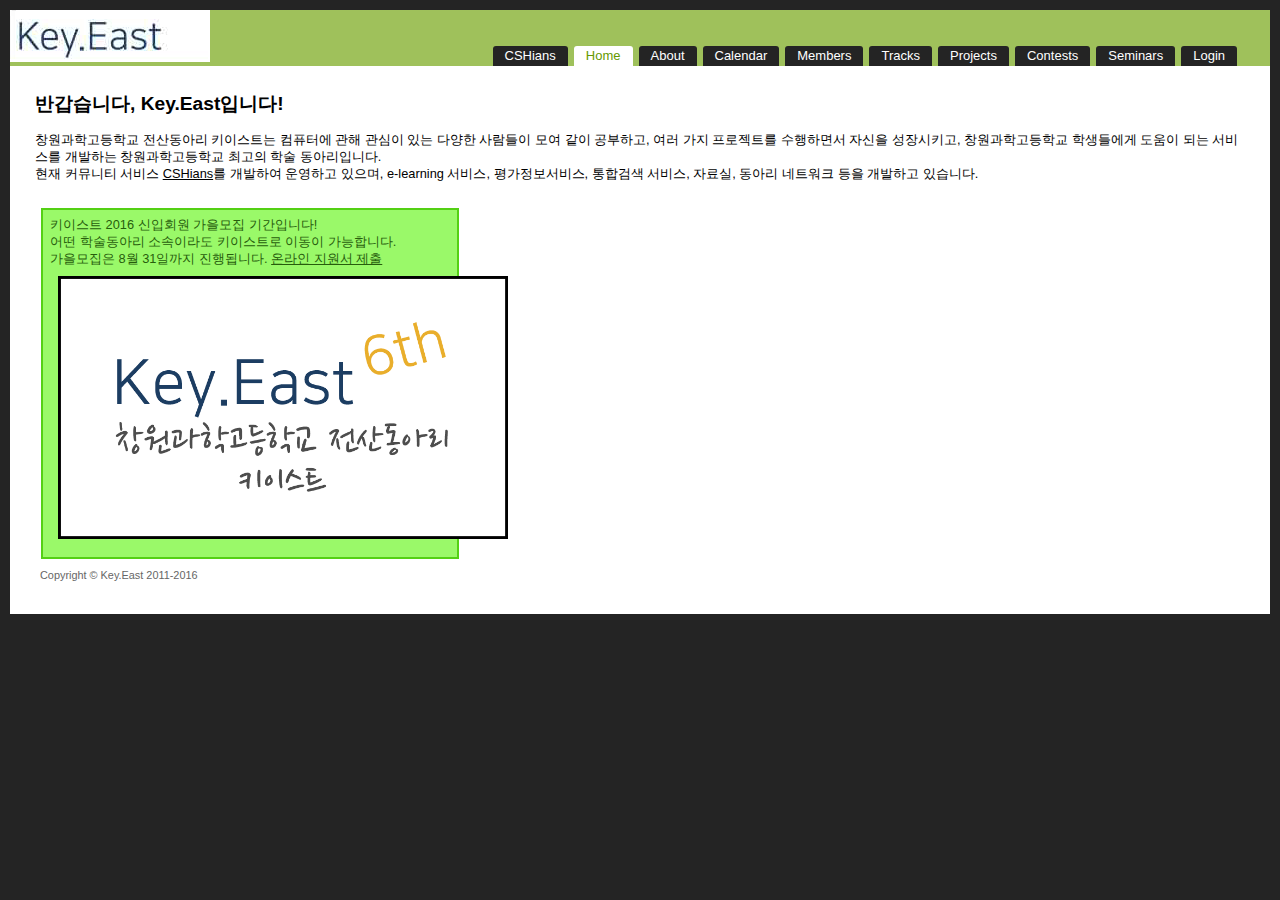
<file: index.html>
<!DOCTYPE html>
<html>
<head>
    <title>Home - 키이스트</title>
    <meta name="keywords" content="Korea, Changwon, CSHS, Key.East">
    <meta name="description" content="Home - 키이스트">
    <meta http-equiv="Content-Type" content="text/html; charset=UTF-8">

    <link rel="stylesheet" type="text/css" href="./files/css/tags.css">
    <link rel="stylesheet" type="text/css" href="./files/css/base.css">

    <!-- Mobile Redirect -->
    <script type="text/javascript">
        if (screen.width <= 800) {
            window.location = "./mobile";
        }
    </script>
</head>
<body id="about">
    <div id="header">
        <h1>Key.East</h1>
        <div id="header_link">
            <ul id="main_header_link">
                <li><a href="http://cshians.net/">CSHians</a></li>
                <li><a href="./" class="selected">Home</a></li>
                <li><a href="./about">About</a></li>
                <li><a href="./calendar">Calendar</a></li>
                <li><a href="./members">Members</a></li>
                <li><a href="./tracks">Tracks</a></li>
                <li><a href="./projects">Projects</a></li>
                <li><a href="./contests">Contests</a></li>
                <li><a href="./seminars">Seminars</a></li>
                <li id="header_Login"><a href="./login/">Login</a></li>
            </ul>
            <div class="clear"></div>
        </div>
    </div>
    <div id="content">
        <h2>반갑습니다, Key.East입니다!</h2>
            <p>창원과학고등학교 전산동아리 키이스트는 컴퓨터에 관해 관심이 있는 다양한 사람들이 모여 같이 공부하고, 여러 가지 프로젝트를 수행하면서 자신을 성장시키고, 창원과학고등학교 학생들에게 도움이 되는 서비스를 개발하는 창원과학고등학교 최고의 학술 동아리입니다. 
                <br>현재 커뮤니티 서비스 <a href="http://cshians.net/" style="color: black">CSHians</a>를 개발하여 운영하고 있으며, e-learning 서비스, 평가정보서비스, 통합검색 서비스, 자료실, 동아리 네트워크 등을 개발하고 있습니다. <br>
                &nbsp;
            </p>
        <div class="register" style="margin-top: 10px; margin-right: 6px; margin-left: 6px; padding: 7px; border: 2px solid #54D014; background-color: #9AF969">
            <div class="register" style="text-align: left; color: #275D0C; vertical-align: middle;">
                <p>키이스트 2016 신입회원 가을모집 기간입니다! <br>
                    어떤 학술동아리 소속이라도 키이스트로 이동이 가능합니다. <br>
                    가을모집은 8월 31일까지 진행됩니다. <a href="./recruit" style="color: #275D0C;">온라인 지원서 제출</a>
                </p>
            </div>
        <div style="clear: both"></div>
        <div style="float: left; margin-right: 10px;"><img src="./files/images/key.east_width_squared.png" alt="키이스트 로고타입" style="width: 450px;"></div>
        <div style="clear: both"></div>
    </div>
    <div id="footer">
        <p id="copyright">Copyright © Key.East 2011-2016</p>
        <div class="clear"></div>
    </div>
</body>
</html>
</file>
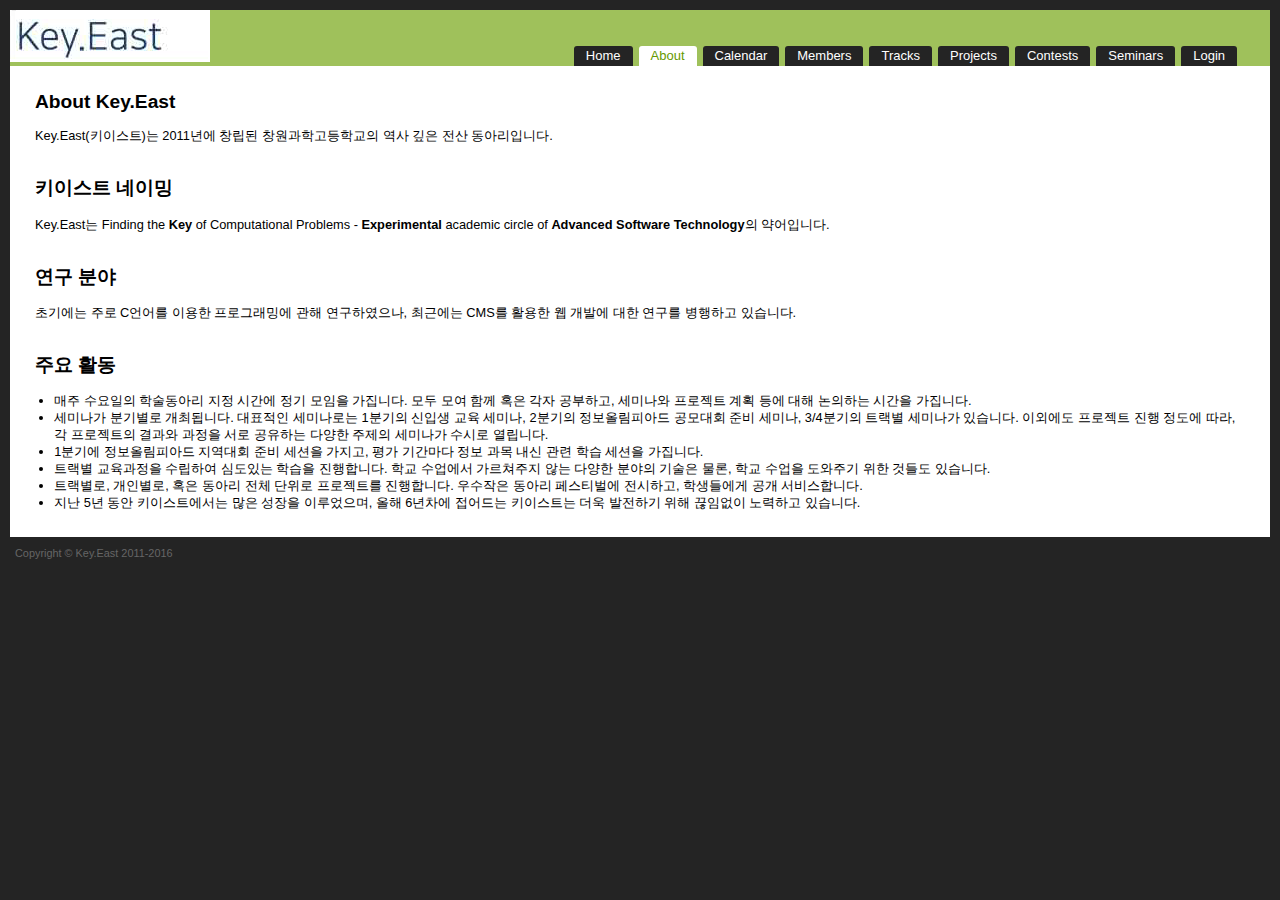
<file: about/index.html>
<!DOCTYPE html>
<html>
<head>
    <title>About - 키이스트</title>
    <meta name="keywords" content="Korea, Changwon, CSHS, Key.East">
    <meta name="description" content="About - 키이스트">
    <meta http-equiv="Content-Type" content="text/html; charset=UTF-8">

    <link rel="stylesheet" type="text/css" href="../files/css/tags.css">
    <link rel="stylesheet" type="text/css" href="../files/css/base.css">
</head>
<body id="about">
    <div id="header">
        <h1>Key.East</h1>
        <div id="header_link">
            <ul id="main_header_link">
                <li><a href="../">Home</a></li>
                <li><a href="./" class="selected">About</a></li>
                <li><a href="../calendar">Calendar</a></li>
                <li><a href="../members">Members</a></li>
                <li><a href="../tracks">Tracks</a></li>
                <li><a href="../projects">Projects</a></li>
                <li><a href="../contests">Contests</a></li>
                <li><a href="../seminars">Seminars</a></li>
                <li id="header_Login"><a href="../login/">Login</a></li>
            </ul>
            <div class="clear"></div>
        </div>
    </div>
    <div id="content">
        <h2>About Key.East</h2>
            <p>Key.East(키이스트)는 2011년에 창립된 창원과학고등학교의 역사 깊은 전산 동아리입니다.</p><br><br>
        <h2>키이스트 네이밍</h2>
            <p>Key.East는 Finding the <strong>Key</strong> of Computational Problems - <strong>Experimental</strong> academic circle of <strong>Advanced Software Technology</strong>의 약어입니다.</p><br><br>
        <h2>연구 분야</h2>
            <p>초기에는 주로 C언어를 이용한 프로그래밍에 관해 연구하였으나, 최근에는 CMS를 활용한 웹 개발에 대한 연구를 병행하고 있습니다.</p><br><br>
        <h2>주요 활동</h2>
            <ul>
                <li>매주 수요일의 학술동아리 지정 시간에 정기 모임을 가집니다. 모두 모여 함께 혹은 각자 공부하고, 세미나와 프로젝트 계획 등에 대해 논의하는 시간을 가집니다.</li>
                <li>세미나가 분기별로 개최됩니다. 대표적인 세미나로는 1분기의 신입생 교육 세미나, 2분기의 정보올림피아드 공모대회 준비 세미나, 3/4분기의 트랙별 세미나가 있습니다. 이외에도 프로젝트 진행 정도에 따라, 각 프로젝트의 결과와 과정을 서로 공유하는 다양한 주제의 세미나가 수시로 열립니다.</li>
                <li>1분기에 정보올림피아드 지역대회 준비 세션을 가지고, 평가 기간마다 정보 과목 내신 관련 학습 세션을 가집니다.</li>
                <li>트랙별 교육과정을 수립하여 심도있는 학습을 진행합니다. 학교 수업에서 가르쳐주지 않는 다양한 분야의 기술은 물론, 학교 수업을 도와주기 위한 것들도 있습니다.</li>
                <li>트랙별로, 개인별로, 혹은 동아리 전체 단위로 프로젝트를 진행합니다. 우수작은 동아리 페스티벌에 전시하고, 학생들에게 공개 서비스합니다.</li>
                <li>지난 5년 동안 키이스트에서는 많은 성장을 이루었으며, 올해 6년차에 접어드는 키이스트는 더욱 발전하기 위해 끊임없이 노력하고 있습니다.</li>
            </ul>
    </div>
    <div id="footer">
        <p id="copyright">Copyright © Key.East 2011-2016</p>
        <div class="clear"></div>
    </div>
</body>
</html>
</file>
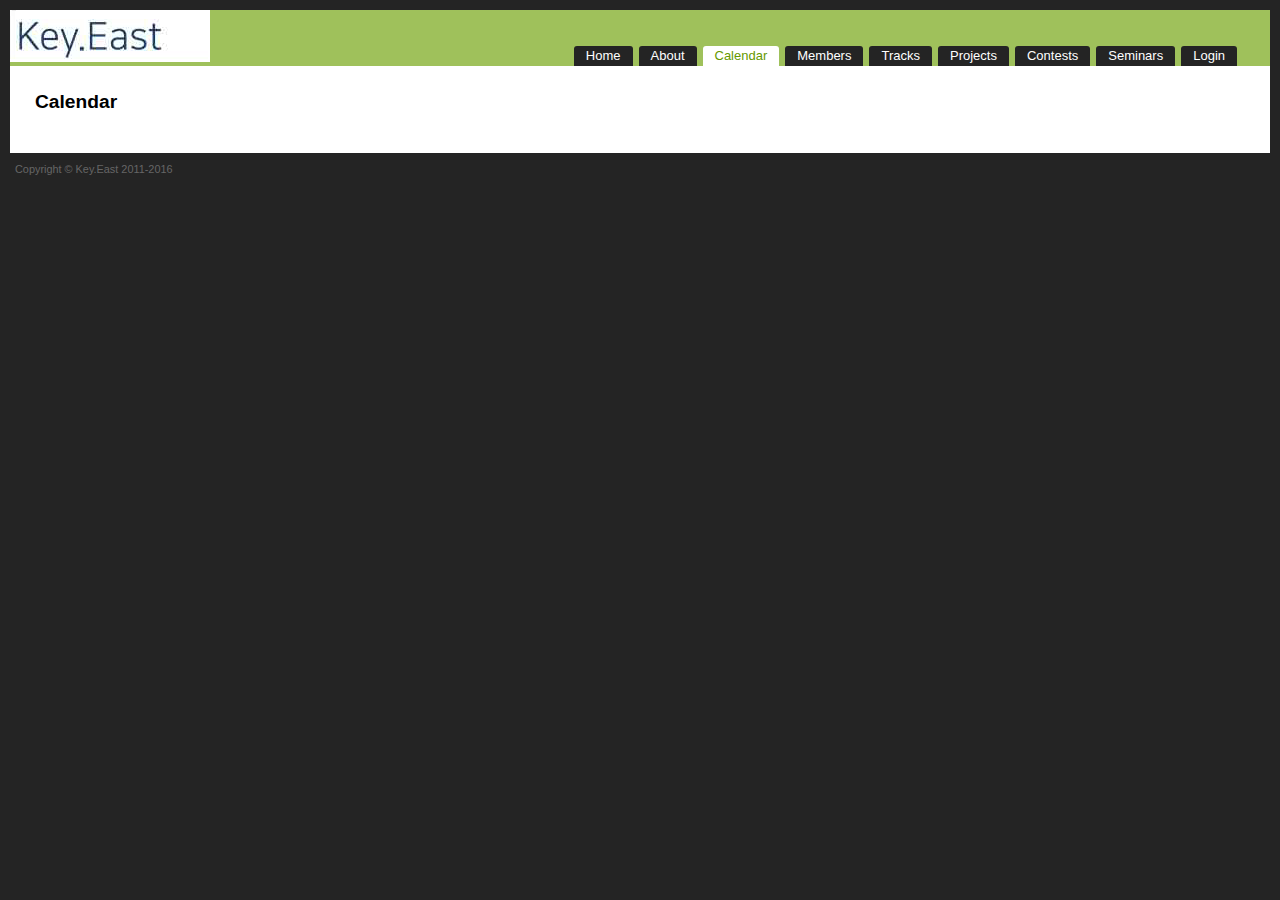
<file: calendar/index.html>
<!DOCTYPE html>
<html>
<head>
    <title>Calendar - 키이스트</title>
    <meta name="keywords" content="Korea, Changwon, CSHS, Key.East">
    <meta name="description" content="About - 키이스트">
    <meta http-equiv="Content-Type" content="text/html; charset=UTF-8">

    <link rel="stylesheet" type="text/css" href="../files/css/tags.css">
    <link rel="stylesheet" type="text/css" href="../files/css/base.css">
</head>

<body id="about">
    <div id="header">
        <h1>Key.East</h1>
        <div id="header_link">
            <ul id="main_header_link">
                <li><a href="../">Home</a></li>
                <li><a href="../about">About</a></li>
                <li><a href="./" class="selected">Calendar</a></li>
                <li><a href="../members">Members</a></li>
                <li><a href="../tracks">Tracks</a></li>
                <li><a href="../projects">Projects</a></li>
                <li><a href="../contests">Contests</a></li>
                <li><a href="../seminars">Seminars</a></li>
                <li id="header_Login"><a href="../login/">Login</a></li>
            </ul>
            <div class="clear"></div>
        </div>
    </div>
    <div id="content">
        <h2>Calendar</h2>
            <div style="width: 100%; text-align: center;">
                <!-- iframe here -->
            </div>
    </div>
    <div id="footer">
        <p id="copyright">Copyright © Key.East 2011-2016</p>
        <div class="clear"></div>
    </div>
</body>
</html>
</file>
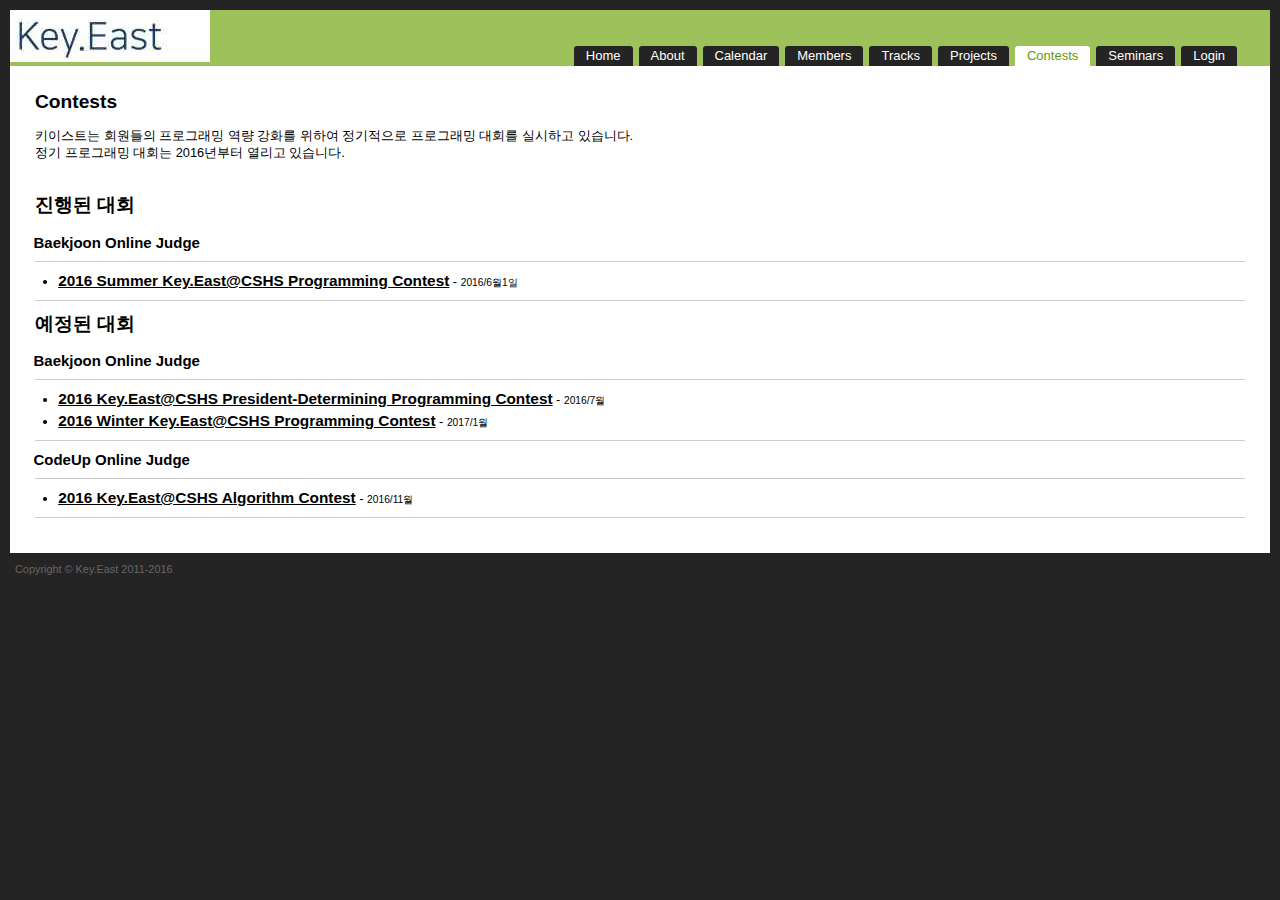
<file: contests/index.html>
<!DOCTYPE html>
<html>
<head>
    <title>Contests - 키이스트</title>
    <meta name="keywords" content="Korea, Changwon, CSHS, Key.East">
    <meta name="description" content="Contests - 키이스트">
    <meta http-equiv="Content-Type" content="text/html; charset=UTF-8">

    <link rel="stylesheet" type="text/css" href="../files/css/tags.css">
    <link rel="stylesheet" type="text/css" href="../files/css/base.css">
</head>
<body id="about">
    <div id="header">
        <h1>Key.East</h1>
        <div id="header_link">
            <ul id="main_header_link">
                <li><a href="../">Home</a></li>
                <li><a href="../about">About</a></li>
                <li><a href="../calendar">Calendar</a></li>
                <li><a href="../members">Members</a></li>
                <li><a href="../tracks">Tracks</a></li>
                <li><a href="../projects">Projects</a></li>
                <li><a href="./" class="selected">Contests</a></li>
                <li><a href="../seminars">Seminars</a></li>
                <li id="header_Login"><a href="../login/">Login</a></li>
            </ul>
            <div class="clear"></div>
        </div>
    </div>
    <div id="content">
        <h2>Contests</h2>
            <p>키이스트는 회원들의 프로그래밍 역량 강화를 위하여 정기적으로 프로그래밍 대회를 실시하고 있습니다. <br>
                정기 프로그래밍 대회는 2016년부터 열리고 있습니다.</p>
            <br>
        <br>
        <h2>진행된 대회</h2>
            <h3>Baekjoon Online Judge</h3>
            <hr>
            <ul id="seminarList">
                <li>
                    <span class="titleLink"><a href="./2016summer" style="color: black">2016 Summer Key.East@CSHS Programming Contest</a></span> - <span class="date">2016/6월1일</span>
                </li>
            </ul>
            <div style="clear: both"></div>
        <hr>
        <h2>예정된 대회</h2>
            <h3>Baekjoon Online Judge</h3>
            <hr>
            <ul id="seminarList">
                <li>
                    <span class="titleLink"><a href="./2016election" style="color: black">2016 Key.East@CSHS President-Determining Programming Contest</a></span> - <span class="date">2016/7월</span>
                </li>
                <li>
                    <span class="titleLink"><a href="./2016winter" style="color: black">2016 Winter Key.East@CSHS Programming Contest</a></span> - <span class="date">2017/1월</span>
                </li>
            </ul>
            <div style="clear: both"></div>
        <hr>
            <h3>CodeUp Online Judge</h3>
            <hr>
            <ul id="seminarList">
                <li>
                    <span class="titleLink"><a href="./2016codeup" style="color: black">2016 Key.East@CSHS Algorithm Contest</a></span> - <span class="date">2016/11월</span>
                </li>
            </ul>
            <div style="clear: both"></div>
        <hr>
    </div>
    <div id="footer">
        <p id="copyright">Copyright © Key.East 2011-2016</p>
        <div class="clear"></div>
    </div>
</body>
</html>
</file>
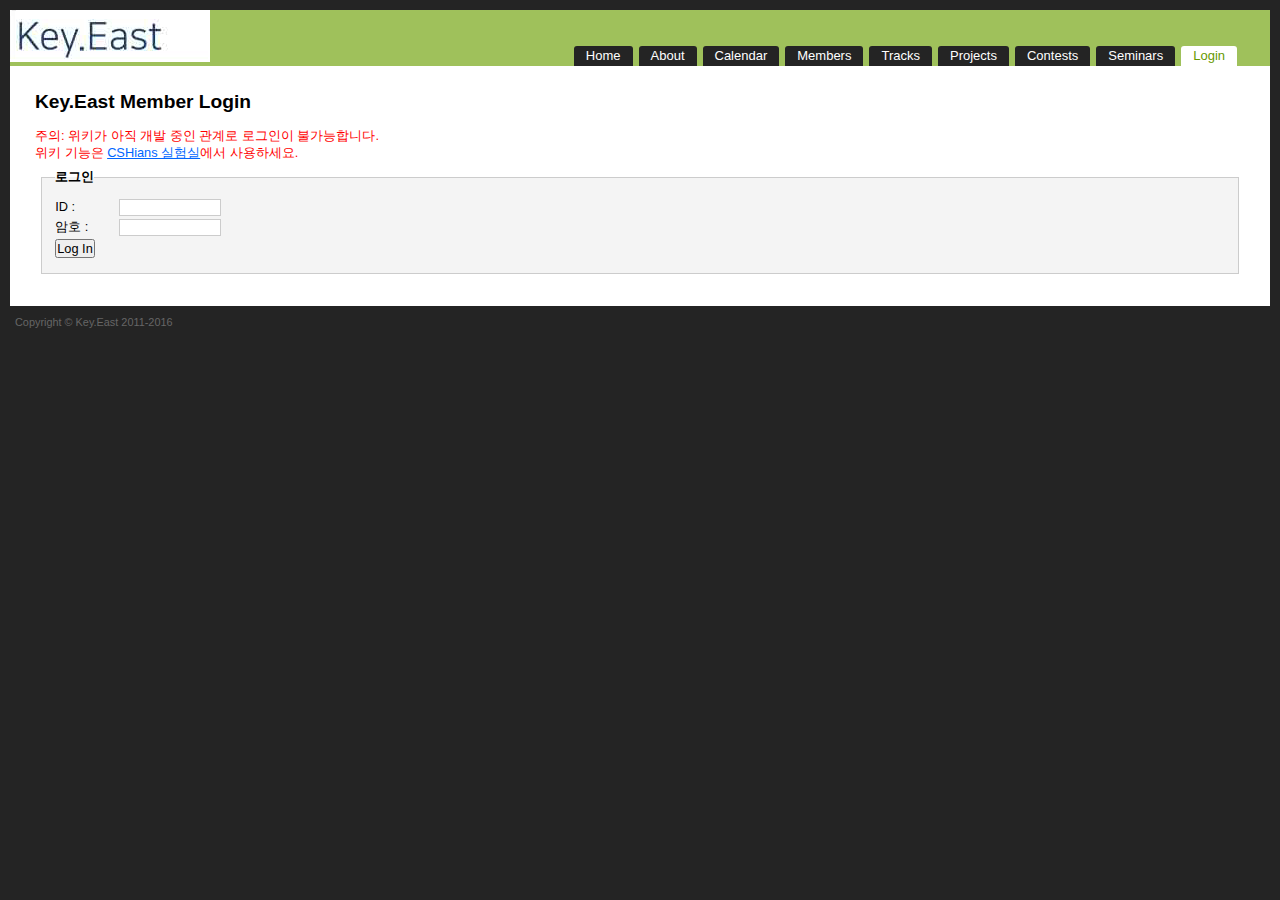
<file: login/index.html>
<!DOCTYPE html>
<html>
<head>
    <title>Login - 키이스트</title>
    <meta name="keywords" content="Korea, Changwon, CSHS, Key.East">
    <meta name="description" content="About - 키이스트">
    <meta http-equiv="Content-Type" content="text/html; charset=UTF-8">

    <link rel="stylesheet" type="text/css" href="../files/css/tags.css">
    <link rel="stylesheet" type="text/css" href="../files/css/base.css">
    <link rel="stylesheet" type="text/css" href="../files/css/login.css">
</head>
<body id="login">
    <div id="header">
        <h1>Key.East</h1>
        <div id="header_link">
            <ul id="main_header_link">
                <li><a href="../">Home</a></li>
                <li><a href="../about">About</a></li>
                <li><a href="../calendar">Calendar</a></li>
                <li><a href="../members">Members</a></li>
                <li><a href="../tracks">Tracks</a></li>
                <li><a href="../projects">Projects</a></li>
                <li><a href="../contests">Contests</a></li>
                <li><a href="../seminars">Seminars</a></li>
                <li id="header_Login"><a href="./" class="selected">Login</a></li>
            </ul>
            <div class="clear"></div>
        </div>
    </div>
    <div id="content">
    <h2>Key.East Member Login</h2>
        <div id="login">
            <p style="color: red">주의: 위키가 아직 개발 중인 관계로 로그인이 불가능합니다. <br>
                위키 기능은 <a href="http://cshians.dothome.co.kr">CSHians 실험실</a>에서 사용하세요.</p>
            <form action="./" id="login-form" method="post">
                <fieldset>
                    <legend>로그인</legend>
                    <p><label for="id_username">ID :</label> <input id="id_username" name="username" type="text"></p>
                    <p><label for="id_password">암호 :</label> <input id="id_password" name="password" type="password"></p>
                    <p><input type="hidden" name="next" value=""></p>
                    <p><input type="submit" value="Log In"></p>
                </fieldset>
            </form>
        </div>
    </div>
    <div id="footer">
    <p id="copyright">Copyright © Key.East 2011-2016</p>
        <div class="clear"></div>
    </div>
</body>
</html>
</file>
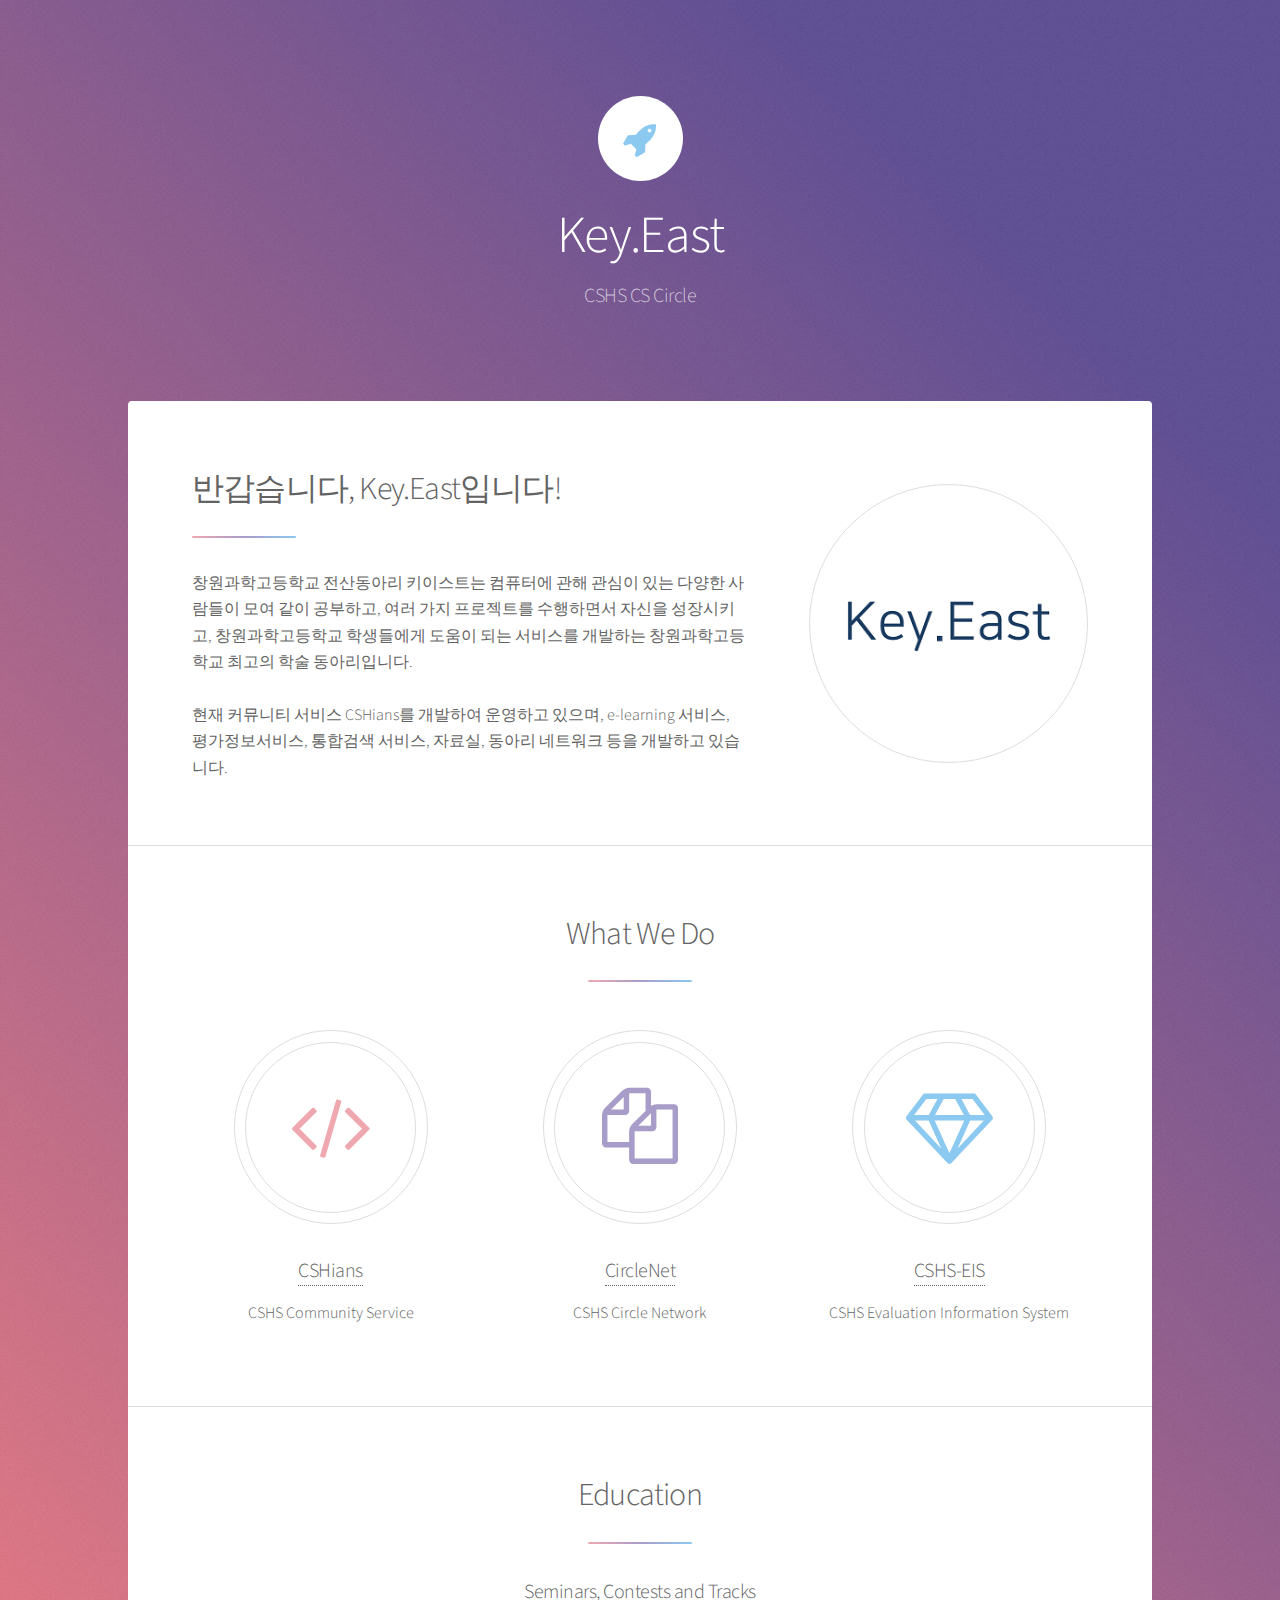
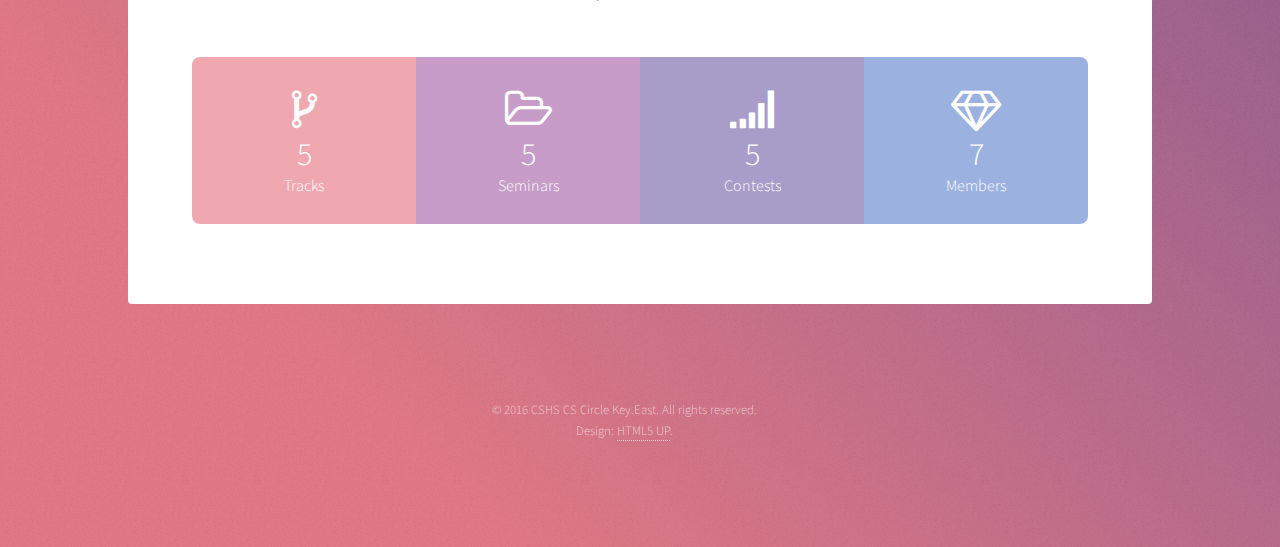
<file: mobile/index.html>
<!DOCTYPE HTML>
<!--
    Stellar by HTML5 UP
    html5up.net | @ajlkn
    Free for personal and commercial use under the CCA 3.0 license (html5up.net/license)
-->
<html>
<head>
    <title>Stellar by HTML5 UP</title>
    <meta charset="utf-8" />
    <meta name="viewport" content="width=device-width, initial-scale=1" />
    <link rel="stylesheet" href="./assets/css/main.css" />
    <script src="./assets/js/jquery.min.js"></script>
    <script src="./assets/js/jquery.scrollex.min.js"></script>
    <script src="./assets/js/jquery.scrolly.min.js"></script>
    <script src="./assets/js/skel.min.js"></script>
    <script src="./assets/js/util.js"></script>
    <script src="./assets/js/main.js"></script>
</head>
<body>
    <div id="wrapper">
        <header id="header" class="alt">
            <span class="logo"><img src="./images/spaceship.svg" /></span>
            <h1>Key.East</h1>
                <p>CSHS CS Circle</p>
        </header>
        <div id="main">
            <section id="intro" class="main">
                <div class="spotlight">
                    <div class="content">
                        <header class="major">
                            <h2>반갑습니다, Key.East입니다!</h2>
                        </header>
                        <p>창원과학고등학교 전산동아리 키이스트는 컴퓨터에 관해 관심이 있는 다양한 사람들이 모여 같이 공부하고, 여러 가지 프로젝트를 수행하면서 자신을 성장시키고, 창원과학고등학교 학생들에게 도움이 되는 서비스를 개발하는 창원과학고등학교 최고의 학술 동아리입니다. <br>
                            <br>
                            현재 커뮤니티 서비스 CSHians를 개발하여 운영하고 있으며, e-learning 서비스, 평가정보서비스, 통합검색 서비스, 자료실, 동아리 네트워크 등을 개발하고 있습니다.</p>
                    </div>
                    <span class="image"><img src="./images/logo_square.jpg" alt="" /></span>
                </div>
            </section>
            <section id="first" class="main special">
                <header class="major">
                    <h2>What We Do</h2>
                </header>
                <ul class="features">
                    <li>
                        <span class="icon major style1 fa-code"></span>
                        <h3><a href="http://cshians.net">CSHians</a></h3>
                            <p>CSHS Community Service</p>
                    </li>
                    <li>
                        <span class="icon major style3 fa-copy"></span>
                        <h3><a href="http://cnet.cshians.net">CircleNet</a></h3>
                            <p>CSHS Circle Network</p>
                    </li>
                    <li>
                        <span class="icon major style5 fa-diamond"></span>
                        <h3><a href="http://eis.cshians.net">CSHS-EIS</a></h3>
                            <p>CSHS Evaluation Information System</p>
                    </li>
                </ul>
            </section>
            <section id="second" class="main special">
                <header class="major">
                    <h2>Education</h2>
                        <p>Seminars, Contests and Tracks</p>
                </header>
                <ul class="statistics">
                    <li class="style1">
                        <span class="icon fa-code-fork"></span>
                        <strong>5</strong> Tracks
                    </li>
                    <li class="style2">
                        <span class="icon fa-folder-open-o"></span>
                        <strong>5</strong> Seminars
                    </li>
                    <li class="style3">
                        <span class="icon fa-signal"></span>
                        <strong>5</strong> Contests
                    </li>
                    <li class="style4">
                        <span class="icon fa-diamond"></span>
                        <strong>7</strong> Members
                    </li>
                </ul>
            </section>
        </div>
        <footer id="footer">
            <p class="copyright">&copy; 2016 CSHS CS Circle Key.East. All rights reserved. <br>
                Design: <a href="https://html5up.net">HTML5 UP</a>.</p>
        </footer>
    </div>
</body>
</html>
</file>
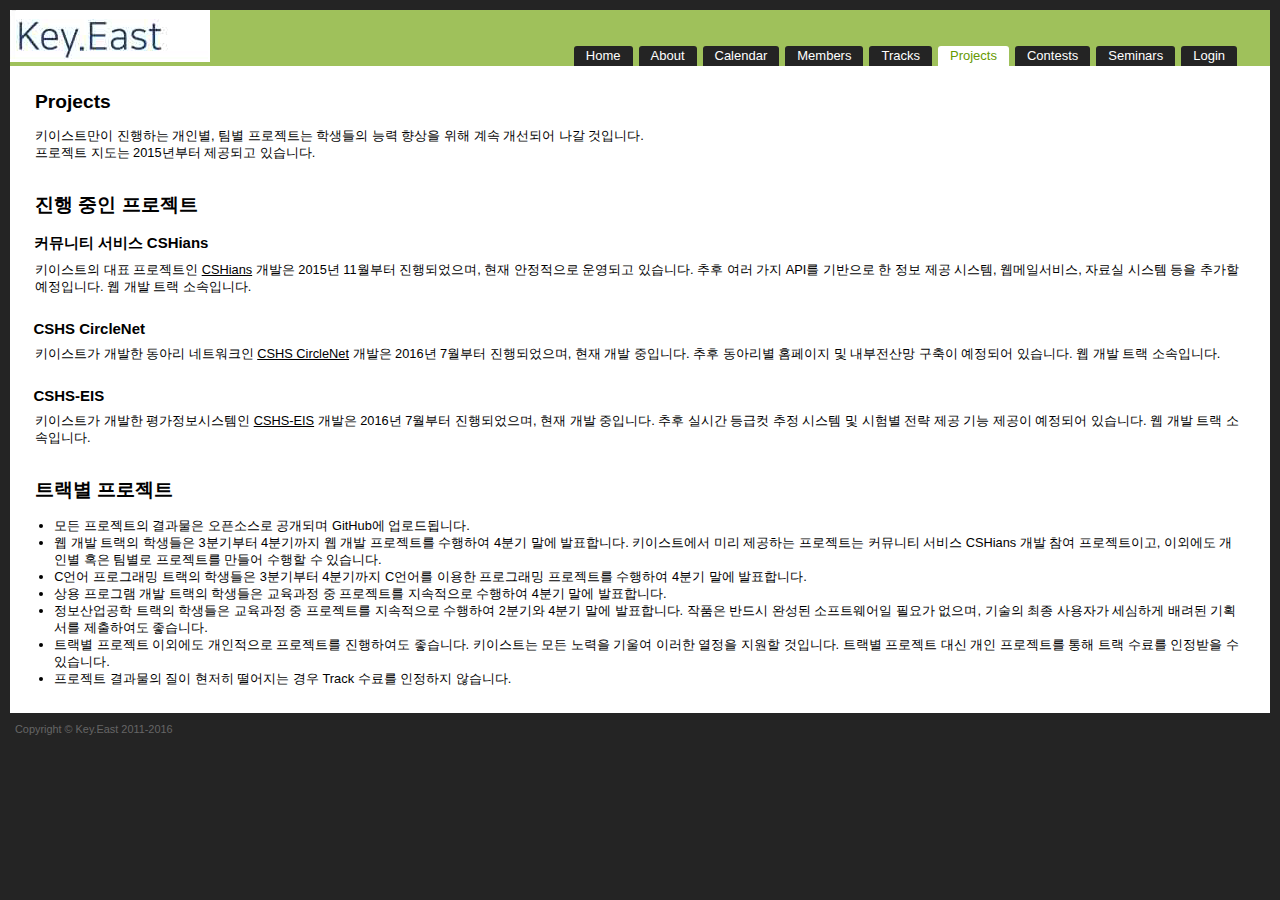
<file: projects/index.html>
<!DOCTYPE html>
<html>
<head>
    <title>Projects - 키이스트</title>
    <meta name="keywords" content="Korea, Changwon, CSHS, Key.East">
    <meta name="description" content="Projects - 키이스트">
    <meta http-equiv="Content-Type" content="text/html; charset=UTF-8">

    <link rel="stylesheet" type="text/css" href="../files/css/tags.css">
    <link rel="stylesheet" type="text/css" href="../files/css/base.css">
</head>
<body id="about">
    <div id="header">
        <h1>Key.East</h1>
        <div id="header_link">
            <ul id="main_header_link">
                <li><a href="../">Home</a></li>
                <li><a href="../about">About</a></li>
                <li><a href="../calendar">Calendar</a></li>
                <li><a href="../members">Members</a></li>
                <li><a href="../tracks">Tracks</a></li>
                <li><a href="./" class="selected">Projects</a></li>
                <li><a href="../contests">Contests</a></li>
                <li><a href="../seminars">Seminars</a></li>
                <li id="header_Login"><a href="../login/">Login</a></li>
            </ul>
            <div class="clear"></div>
        </div>
    </div>
    <div id="content">
        <h2>Projects</h2>
            <p>키이스트만이 진행하는 개인별, 팀별 프로젝트는 학생들의 능력 향상을 위해 계속 개선되어 나갈 것입니다. <br>
                프로젝트 지도는 2015년부터 제공되고 있습니다.</p>
            <br>
        <br>
        <h2>진행 중인 프로젝트</h2>
            <h3>커뮤니티 서비스 CSHians</h3>
                <p>키이스트의 대표 프로젝트인 <a href="http://cshians.net" style="color: black">CSHians</a> 개발은 2015년 11월부터 진행되었으며, 현재 안정적으로 운영되고 있습니다. 추후 여러 가지 API를 기반으로 한 정보 제공 시스템, 웹메일서비스, 자료실 시스템 등을 추가할 예정입니다. 웹 개발 트랙 소속입니다.</p>
            <br>
            <h3>CSHS CircleNet</h3>
                <p>키이스트가 개발한 동아리 네트워크인 <a href="http://cnet.cshians.net" style="color: black">CSHS CircleNet</a> 개발은 2016년 7월부터 진행되었으며, 현재 개발 중입니다. 추후 동아리별 홈페이지 및 내부전산망 구축이 예정되어 있습니다. 웹 개발 트랙 소속입니다.</p>
            <br>
            <h3>CSHS-EIS</h3>
                <p>키이스트가 개발한 평가정보시스템인 <a href="http://eis.cshians.net" style="color: black">CSHS-EIS</a> 개발은 2016년 7월부터 진행되었으며, 현재 개발 중입니다. 추후 실시간 등급컷 추정 시스템 및 시험별 전략 제공 기능 제공이 예정되어 있습니다. 웹 개발 트랙 소속입니다.</p>
            <br>
        <br>
        <h2>트랙별 프로젝트</h2>
            <ul>
                <li>모든 프로젝트의 결과물은 오픈소스로 공개되며 GitHub에 업로드됩니다.</li>
                <li>웹 개발 트랙의 학생들은 3분기부터 4분기까지 웹 개발 프로젝트를 수행하여 4분기 말에 발표합니다. 키이스트에서 미리 제공하는 프로젝트는 커뮤니티 서비스 CSHians 개발 참여 프로젝트이고, 이외에도 개인별 혹은 팀별로 프로젝트를 만들어 수행할 수 있습니다.</li>
                <li>C언어 프로그래밍 트랙의 학생들은 3분기부터 4분기까지 C언어를 이용한 프로그래밍 프로젝트를 수행하여 4분기 말에 발표합니다.</li>
                <li>상용 프로그램 개발 트랙의 학생들은 교육과정 중 프로젝트를 지속적으로 수행하여 4분기 말에 발표합니다.</li>
                <li>정보산업공학 트랙의 학생들은 교육과정 중 프로젝트를 지속적으로 수행하여 2분기와 4분기 말에 발표합니다. 작품은 반드시 완성된 소프트웨어일 필요가 없으며, 기술의 최종 사용자가 세심하게 배려된 기획서를 제출하여도 좋습니다.</li>
                <li>트랙별 프로젝트 이외에도 개인적으로 프로젝트를 진행하여도 좋습니다. 키이스트는 모든 노력을 기울여 이러한 열정을 지원할 것입니다. 트랙별 프로젝트 대신 개인 프로젝트를 통해 트랙 수료를 인정받을 수 있습니다.</li>
                <li>프로젝트 결과물의 질이 현저히 떨어지는 경우 Track 수료를 인정하지 않습니다.</li>
            </ul>
    </div>
    <div id="footer">
        <p id="copyright">Copyright © Key.East 2011-2016</p>
        <div class="clear"></div>
    </div>
</body>
</html>
</file>
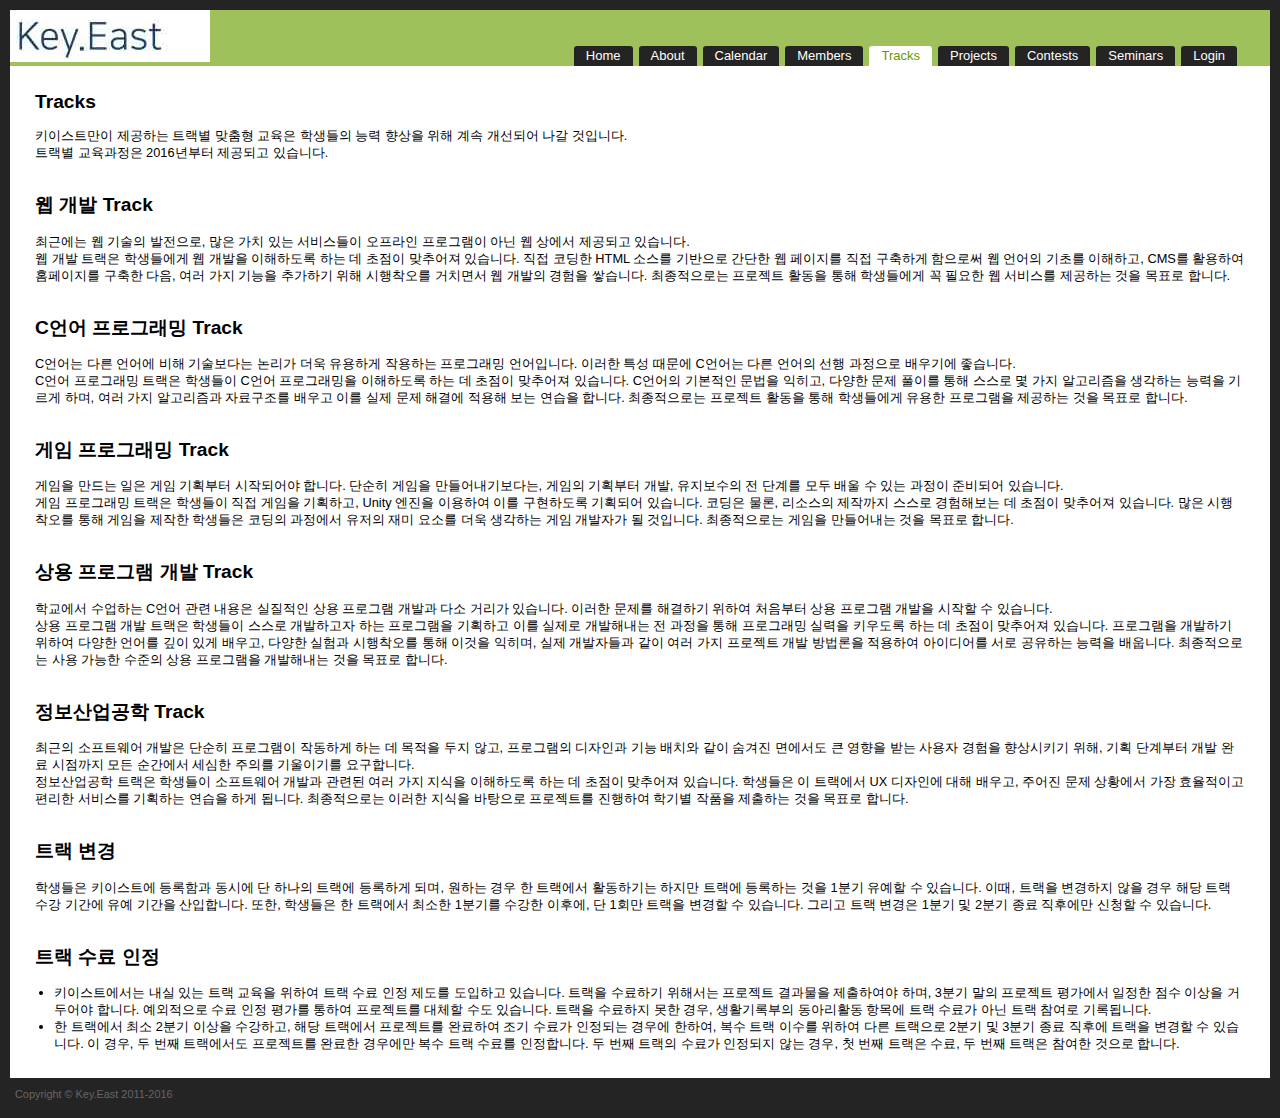
<file: tracks/index.html>
<!DOCTYPE html>
<html>
<head>
    <title>Tracks - 키이스트</title>
    <meta name="keywords" content="Korea, Changwon, CSHS, Key.East">
    <meta name="description" content="Tracks - 키이스트">
    <meta http-equiv="Content-Type" content="text/html; charset=UTF-8">

    <link rel="stylesheet" type="text/css" href="../files/css/tags.css">
    <link rel="stylesheet" type="text/css" href="../files/css/base.css">
</head>
<body id="about">
    <div id="header">
        <h1>Key.East</h1>
        <div id="header_link">
            <ul id="main_header_link">
                <li><a href="../">Home</a></li>
                <li><a href="../about">About</a></li>
                <li><a href="../calendar">Calendar</a></li>
                <li><a href="../members">Members</a></li>
                <li><a href="./" class="selected">Tracks</a></li>
                <li><a href="../projects">Projects</a></li>
                <li><a href="../contests">Contests</a></li>
                <li><a href="../seminars">Seminars</a></li>
                <li id="header_Login"><a href="../login/">Login</a></li>
            </ul>
            <div class="clear"></div>
        </div>
    </div>
    <div id="content">
        <h2>Tracks</h2>
            <p>키이스트만이 제공하는 트랙별 맞춤형 교육은 학생들의 능력 향상을 위해 계속 개선되어 나갈 것입니다. <br>
                트랙별 교육과정은 2016년부터 제공되고 있습니다.</p>
            <br>
        <br>
        <h2>웹 개발 Track</h2>
            <p>최근에는 웹 기술의 발전으로, 많은 가치 있는 서비스들이 오프라인 프로그램이 아닌 웹 상에서 제공되고 있습니다. <br>
                웹 개발 트랙은 학생들에게 웹 개발을 이해하도록 하는 데 초점이 맞추어져 있습니다. 직접 코딩한 HTML 소스를 기반으로 간단한 웹 페이지를 직접 구축하게 함으로써 웹 언어의 기초를 이해하고, CMS를 활용하여 홈페이지를 구축한 다음, 여러 가지 기능을 추가하기 위해 시행착오를 거치면서 웹 개발의 경험을 쌓습니다. 최종적으로는 프로젝트 활동을 통해 학생들에게 꼭 필요한 웹 서비스를 제공하는 것을 목표로 합니다.</p>
            <br>
        <br>
        <h2>C언어 프로그래밍 Track</h2>
            <p>C언어는 다른 언어에 비해 기술보다는 논리가 더욱 유용하게 작용하는 프로그래밍 언어입니다. 이러한 특성 때문에 C언어는 다른 언어의 선행 과정으로 배우기에 좋습니다. <br>
                C언어 프로그래밍 트랙은 학생들이 C언어 프로그래밍을 이해하도록 하는 데 초점이 맞추어져 있습니다. C언어의 기본적인 문법을 익히고, 다양한 문제 풀이를 통해 스스로 몇 가지 알고리즘을 생각하는 능력을 기르게 하며, 여러 가지 알고리즘과 자료구조를 배우고 이를 실제 문제 해결에 적용해 보는 연습을 합니다. 최종적으로는 프로젝트 활동을 통해 학생들에게 유용한 프로그램을 제공하는 것을 목표로 합니다.</p>
            <br>
        <br>
        <h2>게임 프로그래밍 Track</h2>
            <p>게임을 만드는 일은 게임 기획부터 시작되어야 합니다. 단순히 게임을 만들어내기보다는, 게임의 기획부터 개발, 유지보수의 전 단계를 모두 배울 수 있는 과정이 준비되어 있습니다. 
                <br>게임 프로그래밍 트랙은 학생들이 직접 게임을 기획하고, Unity 엔진을 이용하여 이를 구현하도록 기획되어 있습니다. 코딩은 물론, 리소스의 제작까지 스스로 경험해보는 데 초점이 맞추어져 있습니다. 많은 시행착오를 통해 게임을 제작한 학생들은 코딩의 과정에서 유저의 재미 요소를 더욱 생각하는 게임 개발자가 될 것입니다. 최종적으로는 게임을 만들어내는 것을 목표로 합니다.</p>
            <br>
        <br>
        <h2>상용 프로그램 개발 Track</h2>
            <p>학교에서 수업하는 C언어 관련 내용은 실질적인 상용 프로그램 개발과 다소 거리가 있습니다. 이러한 문제를 해결하기 위하여 처음부터 상용 프로그램 개발을 시작할 수 있습니다. 
                <br>상용 프로그램 개발 트랙은 학생들이 스스로 개발하고자 하는 프로그램을 기획하고 이를 실제로 개발해내는 전 과정을 통해 프로그래밍 실력을 키우도록 하는 데 초점이 맞추어져 있습니다. 프로그램을 개발하기 위하여 다양한 언어를 깊이 있게 배우고, 다양한 실험과 시행착오를 통해 이것을 익히며, 실제 개발자들과 같이 여러 가지 프로젝트 개발 방법론을 적용하여 아이디어를 서로 공유하는 능력을 배웁니다. 최종적으로는 사용 가능한 수준의 상용 프로그램을 개발해내는 것을 목표로 합니다.</p>
            <br>
        <br>
        <h2>정보산업공학 Track</h2>
            <p>최근의 소프트웨어 개발은 단순히 프로그램이 작동하게 하는 데 목적을 두지 않고, 프로그램의 디자인과 기능 배치와 같이 숨겨진 면에서도 큰 영향을 받는 사용자 경험을 향상시키기 위해, 기획 단계부터 개발 완료 시점까지 모든 순간에서 세심한 주의를 기울이기를 요구합니다. 
                <br>정보산업공학 트랙은 학생들이 소프트웨어 개발과 관련된 여러 가지 지식을 이해하도록 하는 데 초점이 맞추어져 있습니다. 학생들은 이 트랙에서 UX 디자인에 대해 배우고, 주어진 문제 상황에서 가장 효율적이고 편리한 서비스를 기획하는 연습을 하게 됩니다. 최종적으로는 이러한 지식을 바탕으로 프로젝트를 진행하여 학기별 작품을 제출하는 것을 목표로 합니다.</p>
            <br>
        <br>
        <h2>트랙 변경</h2>
            <p>학생들은 키이스트에 등록함과 동시에 단 하나의 트랙에 등록하게 되며, 원하는 경우 한 트랙에서 활동하기는 하지만 트랙에 등록하는 것을 1분기 유예할 수 있습니다. 이때, 트랙을 변경하지 않을 경우 해당 트랙 수강 기간에 유예 기간을 산입합니다. 또한, 학생들은 한 트랙에서 최소한 1분기를 수강한 이후에, 단 1회만 트랙을 변경할 수 있습니다. 그리고 트랙 변경은 1분기 및 2분기 종료 직후에만 신청할 수 있습니다.</p>
            <br>
        <br>
        <h2>트랙 수료 인정</h2>
            <ul>
                <li>키이스트에서는 내실 있는 트랙 교육을 위하여 트랙 수료 인정 제도를 도입하고 있습니다. 트랙을 수료하기 위해서는 프로젝트 결과물을 제출하여야 하며, 3분기 말의 프로젝트 평가에서 일정한 점수 이상을 거두어야 합니다. 예외적으로 수료 인정 평가를 통하여 프로젝트를 대체할 수도 있습니다. 트랙을 수료하지 못한 경우, 생활기록부의 동아리활동 항목에 트랙 수료가 아닌 트랙 참여로 기록됩니다.</li>
                <li>한 트랙에서 최소 2분기 이상을 수강하고, 해당 트랙에서 프로젝트를 완료하여 조기 수료가 인정되는 경우에 한하여, 복수 트랙 이수를 위하여 다른 트랙으로 2분기 및 3분기 종료 직후에 트랙을 변경할 수 있습니다. 이 경우, 두 번째 트랙에서도 프로젝트를 완료한 경우에만 복수 트랙 수료를 인정합니다. 두 번째 트랙의 수료가 인정되지 않는 경우, 첫 번째 트랙은 수료, 두 번째 트랙은 참여한 것으로 합니다.</li>
            </ul>
    </div>
    <div id="footer">
        <p id="copyright">Copyright © Key.East 2011-2016</p>
        <div class="clear"></div>
    </div>
</body>
</html>
</file>
<file: files/css/tags.css>
/* Layout */

ul.suggest,
ul.suggest li {
  list-style: none;
  margin: 0;
  padding: 0;
}

/* Fonts */

ul.suggest {
  font-size: 90%;
}

/* Colors */

ul.suggest {
  background: #F0F0F0;
  color: black;
  border-color: #AAA;
}
ul.suggest .selected {
  background: #888;
  color: white;
}

/* Misc */

ul.suggest {
  border-style: solid;
  border-width: 1px;
}
ul.suggest li {
  padding: 2px;
}
div.tag_widget ul {
  list-style: none;
  margin: 0;
  padding: 0;
}
.tag_widget li {
  float: left;
  margin: 0;
  padding: 0;
  margin-left: 1em;
}
.tag_widget p {
  float: left;
  margin: 6;
}
.tag_widget input {
  width: 5em;
}
</file>
<file: files/css/base.css>
@charset "utf-8";

* {
    margin: 0;
    padding: 0;
}

body {
    margin: 0;
    padding: 10px;
    background: #242424;
    color: white;
    min-width: 1140px;
    font-size: 0.8em;
}
body, input, textarea, td, th {
    font-family: Verdana, 맑은 고딕, 돋움, UnDotum, sans-serif;
}
input, textarea, td, th {
    font-size: 1.0em;
}

h1 {
    margin: 0;
    font-size: 1em;
}

a { color: #06f; }
a:visited { color: #69f; }
a:hover { color: #fa0; }

#header {
    position: relative;
    background: url(../images/bg_menu.png) repeat-x left top;
    height: 56px;
    position: relative;
}
#header h1 {
    background: url(../images/bg_logo.png) no-repeat left top;
    height: 52px;
    text-indent: -500em;
}
#header_link {
    position: absolute;
        height:20px;
    right: 30px;
    bottom: 0;
}

ul#main_header_link {
    list-style: none;
    margin: 0; padding: 0;
}
ul#main_header_link li {
    float: left;
        height:20px;
    margin: 0; padding: 0;
}
ul#main_header_link a {
    font-family: Verdana, Tahoma, Arial, sans-serif;
    font-size: 13px;
    text-decoration: none;
    display: block;
    border-top-left-radius: 3px;
    border-top-right-radius: 3px;
    -webkit-border-top-left-radius: 3px;
    -webkit-border-top-right-radius: 3px;
    -moz-border-radius-topleft: 3px;
    -moz-border-radius-topright: 3px;
    background: #242424;
    color: white;
    line-height: 20px;
    height: 20px;
    padding: 0 12px;
    margin: 0 3px;
}
ul#main_header_link a.selected {
    background: white;
    color: #690;
}
ul#main_header_link a:hover {
    background: #eee;
    color: #930;
}

/* Content Area */

#content {
    padding: 25px;
    background: white;
    color: black;
}

@media only screen and (max-device-width: 400px) {
    .register {
        width: 100%;
    }
}

@media all and (min-device-width: 400px) {
    .register {
        width: 400px;
    }
}

h2 {
    font-family: Lucida Sans, 맑은 고딕, 돋움, sans-serif;
    margin-bottom: 0.8em;
}
h3 { 
    font-family: Lucida Sans, 맑은 고딕, 돋움, sans-serif;
    margin: 0.6em -0.1em; 
}
h4 {
    margin: 0.5em -0.3em;
}

hr {
    background: #ccc;
    width: 100%;
    height: 1px;
    border: 0 none;
    margin: 10px 0 10px 0;
}

table {
    border-collapse: collapse;
    margin: 0.5em;
}
th, td {
    border-bottom: 1px solid #ccc;
    padding: 0.2em 0.5em 0.2em 0.5em;
}
table.layout td, table.layout th {
    border: 0px none;
    padding: 0.5em;
}
table#address-list { width: auto; }
table#address-list col.num { width: 4em; }
table#address-list col.id { width: 7em; }
table#address-list col.name { width: 6em; }
table#address-list col.track { width: 53em; }
table#address-list col.url { width: 14em; }
table#address-list tbody tr:hover { background-color: #f2f2f2; }
table#address-list td.num { text-align: center; }
table#address-list td.id { text-align: center; }
table#address-list td.name { text-align: center; }

img {
    margin: 0.6em;
    border: none;
}

ul {
    padding-left: 1.5em;
}

/* Additional Elements */

.pagination {
    text-align: center;
    padding: 2em;
    font-size: 1.5em;
}
.pagination a {
    color: gray;
    text-decoration: none;
    padding: 3px 5px;
    font-size: 0.86em;
}
.pagination a:hover {
    color: white;
    background: #333;
}
.pagination a.selected {
    color: red;
}

.breadcrumb {
    margin: 10px 0;
    font-size: 9pt;
}
.breadcrumb a {
    color: gray;
    text-decoration: none;
}
.breadcrumb a:hover {
    font-weight: bold;
}

#footer {
    padding: 0;
    font-size: 0.85em;
    color: #666;
    position: relative;
    height: 30px;
}
#footer p {
    margin: 0;
}
#footer a {
    color: #999;
    text-decoration: none;
}
#footer a:hover {
    color: #ccc;
    text-decoration: underline;
}

#copyright {
    position: absolute;
    top: 10px;
    left: 5px;
}

/* Main CSS */

#contact { margin-left: 1.0em; }

/* Seminar CSS */

#seminarList {
    max-width: 990px;
}
#seminarList li {
    margin: 4px;
    padding: 0 8px 0 0;
}
#seminarList .titleLink {
    font-weight: bold;
    font-size: 120%;
}
#seminarList .author {
    font-weight: bold;
}
#seminarList .date {
    font-weight: normal;
    font-size: 80%;
}
#seminarDetails {
    margin-left: 15px;
}
#seminarDetails h3 a {
    text-decoration: none;
    font-size: 0.6em;
    vertical-align: top;
}

.attachmentList li {
    float: none !important;
    width: 100%;
}

.clear { clear: both; }

/* Photo CSS */

ul#photo-sets {
    list-style: none;
}
ul#photo-sets li {
    width: 300px;
    height: 300px;
    padding: none;
    margin: 10px;
    float: left;
    text-align: center;
}
ul#photo-sets li.folder a {
    display: block;
    background: #f2f2f2;
    border: 1px solid #ddd;
    width: 300px;
    height: 290px;
    font-size: 12pt;
    text-decoration: none;
    color: #333;
    font-weight: bold;
    padding-top: 10px;
}
ul#photo-sets li.folder a:hover {
    background: #e8e8e8;
}
ul#photo-sets li img {
    margin: 0 auto;
}

.button {
    display: inline-block;
    margin-bottom: 0;
    font-weight: 400;
    text-align: center;
    vertical-align: middle;
    cursor: pointer;
    border: 1px solid transparent;
    white-space: nowrap;
    padding: 6px 12px;
    font-size: 14px;
    line-height: 1.42857143;
    border-radius: 4px;
    -webkit-user-select: none;
    -moz-user-select: none;
    -ms-user-select: none;
    user-select: none;
    color: #333;
    background-color: #fff;
    border-color: #ccc;
}
.button-primary {
    color: #fff;
    background-color: #428bca;
    border-color: #357ebd;
}
</file>
<file: files/css/login.css>
#login-form fieldset {
    margin: 0.5em;
    padding: 1.0em;
    border: 1px solid #ccc;
    background: #f4f4f4;
}
#login-form legend {
    font-weight: bold;
}
#login-form input[type=text], #login-form input[type=password] {
    background-color: white;
    color: #666;
    border: 1px solid #ccc;
    width: 100px;
}
#login-form input[type=text]:focus {
    background-color: white;
    color: black;
}
#login-form input[type=password]:focus {
    background-color: #fcfce8;
    color: #A7810E;
}
#login-form p {
    margin-bottom: 3px;
}
#login-form label {
    float: left;
    width: 5em;
}
</file>
<file: mobile/assets/css/main.css>
@import url(font-awesome.min.css);
@import "https://fonts.googleapis.com/css?family=Source+Sans+Pro:300,400";

/*
	Stellar by HTML5 UP
	html5up.net | @ajlkn
	Free for personal and commercial use under the CCA 3.0 license (html5up.net/license)
*/

/* Reset */

	html, body, div, span, applet, object, iframe, h1, h2, h3, h4, h5, h6, p, blockquote, pre, a, abbr, acronym, address, big, cite, code, del, dfn, em, img, ins, kbd, q, s, samp, small, strike, strong, sub, sup, tt, var, b, u, i, center, dl, dt, dd, ol, ul, li, fieldset, form, label, legend, table, caption, tbody, tfoot, thead, tr, th, td, article, aside, canvas, details, embed, figure, figcaption, footer, header, hgroup, menu, nav, output, ruby, section, summary, time, mark, audio, video {
		margin: 0;
		padding: 0;
		border: 0;
		font-size: 100%;
		font: inherit;
		vertical-align: baseline;
	}

	article, aside, details, figcaption, figure, footer, header, hgroup, menu, nav, section {
		display: block;
	}

	body {
		line-height: 1;
	}

	ol, ul {
		list-style: none;
	}

	blockquote, q {
		quotes: none;
	}

	blockquote:before, blockquote:after, q:before, q:after {
		content: '';
		content: none;
	}

	table {
		border-collapse: collapse;
		border-spacing: 0;
	}

	body {
		-webkit-text-size-adjust: none;
	}

/* Box Model */

	*, *:before, *:after {
		-moz-box-sizing: border-box;
		-webkit-box-sizing: border-box;
		box-sizing: border-box;
	}

/* Grid */

	.row {
		border-bottom: solid 1px transparent;
		-moz-box-sizing: border-box;
		-webkit-box-sizing: border-box;
		box-sizing: border-box;
	}

	.row > * {
		float: left;
		-moz-box-sizing: border-box;
		-webkit-box-sizing: border-box;
		box-sizing: border-box;
	}

	.row:after, .row:before {
		content: '';
		display: block;
		clear: both;
		height: 0;
	}

	.row.uniform > * > :first-child {
		margin-top: 0;
	}

	.row.uniform > * > :last-child {
		margin-bottom: 0;
	}

	.row.\30 \25 > * {
		padding: 0 0 0 0em;
	}

	.row.\30 \25 {
		margin: 0 0 -1px 0em;
	}

	.row.uniform.\30 \25 > * {
		padding: 0em 0 0 0em;
	}

	.row.uniform.\30 \25 {
		margin: 0em 0 -1px 0em;
	}

	.row > * {
		padding: 0 0 0 1.5em;
	}

	.row {
		margin: 0 0 -1px -1.5em;
	}

	.row.uniform > * {
		padding: 1.5em 0 0 1.5em;
	}

	.row.uniform {
		margin: -1.5em 0 -1px -1.5em;
	}

	.row.\32 00\25 > * {
		padding: 0 0 0 3em;
	}

	.row.\32 00\25 {
		margin: 0 0 -1px -3em;
	}

	.row.uniform.\32 00\25 > * {
		padding: 3em 0 0 3em;
	}

	.row.uniform.\32 00\25 {
		margin: -3em 0 -1px -3em;
	}

	.row.\31 50\25 > * {
		padding: 0 0 0 2.25em;
	}

	.row.\31 50\25 {
		margin: 0 0 -1px -2.25em;
	}

	.row.uniform.\31 50\25 > * {
		padding: 2.25em 0 0 2.25em;
	}

	.row.uniform.\31 50\25 {
		margin: -2.25em 0 -1px -2.25em;
	}

	.row.\35 0\25 > * {
		padding: 0 0 0 0.75em;
	}

	.row.\35 0\25 {
		margin: 0 0 -1px -0.75em;
	}

	.row.uniform.\35 0\25 > * {
		padding: 0.75em 0 0 0.75em;
	}

	.row.uniform.\35 0\25 {
		margin: -0.75em 0 -1px -0.75em;
	}

	.row.\32 5\25 > * {
		padding: 0 0 0 0.375em;
	}

	.row.\32 5\25 {
		margin: 0 0 -1px -0.375em;
	}

	.row.uniform.\32 5\25 > * {
		padding: 0.375em 0 0 0.375em;
	}

	.row.uniform.\32 5\25 {
		margin: -0.375em 0 -1px -0.375em;
	}

	.\31 2u, .\31 2u\24 {
		width: 100%;
		clear: none;
		margin-left: 0;
	}

	.\31 1u, .\31 1u\24 {
		width: 91.6666666667%;
		clear: none;
		margin-left: 0;
	}

	.\31 0u, .\31 0u\24 {
		width: 83.3333333333%;
		clear: none;
		margin-left: 0;
	}

	.\39 u, .\39 u\24 {
		width: 75%;
		clear: none;
		margin-left: 0;
	}

	.\38 u, .\38 u\24 {
		width: 66.6666666667%;
		clear: none;
		margin-left: 0;
	}

	.\37 u, .\37 u\24 {
		width: 58.3333333333%;
		clear: none;
		margin-left: 0;
	}

	.\36 u, .\36 u\24 {
		width: 50%;
		clear: none;
		margin-left: 0;
	}

	.\35 u, .\35 u\24 {
		width: 41.6666666667%;
		clear: none;
		margin-left: 0;
	}

	.\34 u, .\34 u\24 {
		width: 33.3333333333%;
		clear: none;
		margin-left: 0;
	}

	.\33 u, .\33 u\24 {
		width: 25%;
		clear: none;
		margin-left: 0;
	}

	.\32 u, .\32 u\24 {
		width: 16.6666666667%;
		clear: none;
		margin-left: 0;
	}

	.\31 u, .\31 u\24 {
		width: 8.3333333333%;
		clear: none;
		margin-left: 0;
	}

	.\31 2u\24 + *,
	.\31 1u\24 + *,
	.\31 0u\24 + *,
	.\39 u\24 + *,
	.\38 u\24 + *,
	.\37 u\24 + *,
	.\36 u\24 + *,
	.\35 u\24 + *,
	.\34 u\24 + *,
	.\33 u\24 + *,
	.\32 u\24 + *,
	.\31 u\24 + * {
		clear: left;
	}

	.\-11u {
		margin-left: 91.66667%;
	}

	.\-10u {
		margin-left: 83.33333%;
	}

	.\-9u {
		margin-left: 75%;
	}

	.\-8u {
		margin-left: 66.66667%;
	}

	.\-7u {
		margin-left: 58.33333%;
	}

	.\-6u {
		margin-left: 50%;
	}

	.\-5u {
		margin-left: 41.66667%;
	}

	.\-4u {
		margin-left: 33.33333%;
	}

	.\-3u {
		margin-left: 25%;
	}

	.\-2u {
		margin-left: 16.66667%;
	}

	.\-1u {
		margin-left: 8.33333%;
	}

	@media screen and (max-width: 1680px) {

		.row > * {
			padding: 0 0 0 1.5em;
		}

		.row {
			margin: 0 0 -1px -1.5em;
		}

		.row.uniform > * {
			padding: 1.5em 0 0 1.5em;
		}

		.row.uniform {
			margin: -1.5em 0 -1px -1.5em;
		}

		.row.\32 00\25 > * {
			padding: 0 0 0 3em;
		}

		.row.\32 00\25 {
			margin: 0 0 -1px -3em;
		}

		.row.uniform.\32 00\25 > * {
			padding: 3em 0 0 3em;
		}

		.row.uniform.\32 00\25 {
			margin: -3em 0 -1px -3em;
		}

		.row.\31 50\25 > * {
			padding: 0 0 0 2.25em;
		}

		.row.\31 50\25 {
			margin: 0 0 -1px -2.25em;
		}

		.row.uniform.\31 50\25 > * {
			padding: 2.25em 0 0 2.25em;
		}

		.row.uniform.\31 50\25 {
			margin: -2.25em 0 -1px -2.25em;
		}

		.row.\35 0\25 > * {
			padding: 0 0 0 0.75em;
		}

		.row.\35 0\25 {
			margin: 0 0 -1px -0.75em;
		}

		.row.uniform.\35 0\25 > * {
			padding: 0.75em 0 0 0.75em;
		}

		.row.uniform.\35 0\25 {
			margin: -0.75em 0 -1px -0.75em;
		}

		.row.\32 5\25 > * {
			padding: 0 0 0 0.375em;
		}

		.row.\32 5\25 {
			margin: 0 0 -1px -0.375em;
		}

		.row.uniform.\32 5\25 > * {
			padding: 0.375em 0 0 0.375em;
		}

		.row.uniform.\32 5\25 {
			margin: -0.375em 0 -1px -0.375em;
		}

		.\31 2u\28xlarge\29, .\31 2u\24\28xlarge\29 {
			width: 100%;
			clear: none;
			margin-left: 0;
		}

		.\31 1u\28xlarge\29, .\31 1u\24\28xlarge\29 {
			width: 91.6666666667%;
			clear: none;
			margin-left: 0;
		}

		.\31 0u\28xlarge\29, .\31 0u\24\28xlarge\29 {
			width: 83.3333333333%;
			clear: none;
			margin-left: 0;
		}

		.\39 u\28xlarge\29, .\39 u\24\28xlarge\29 {
			width: 75%;
			clear: none;
			margin-left: 0;
		}

		.\38 u\28xlarge\29, .\38 u\24\28xlarge\29 {
			width: 66.6666666667%;
			clear: none;
			margin-left: 0;
		}

		.\37 u\28xlarge\29, .\37 u\24\28xlarge\29 {
			width: 58.3333333333%;
			clear: none;
			margin-left: 0;
		}

		.\36 u\28xlarge\29, .\36 u\24\28xlarge\29 {
			width: 50%;
			clear: none;
			margin-left: 0;
		}

		.\35 u\28xlarge\29, .\35 u\24\28xlarge\29 {
			width: 41.6666666667%;
			clear: none;
			margin-left: 0;
		}

		.\34 u\28xlarge\29, .\34 u\24\28xlarge\29 {
			width: 33.3333333333%;
			clear: none;
			margin-left: 0;
		}

		.\33 u\28xlarge\29, .\33 u\24\28xlarge\29 {
			width: 25%;
			clear: none;
			margin-left: 0;
		}

		.\32 u\28xlarge\29, .\32 u\24\28xlarge\29 {
			width: 16.6666666667%;
			clear: none;
			margin-left: 0;
		}

		.\31 u\28xlarge\29, .\31 u\24\28xlarge\29 {
			width: 8.3333333333%;
			clear: none;
			margin-left: 0;
		}

		.\31 2u\24\28xlarge\29 + *,
		.\31 1u\24\28xlarge\29 + *,
		.\31 0u\24\28xlarge\29 + *,
		.\39 u\24\28xlarge\29 + *,
		.\38 u\24\28xlarge\29 + *,
		.\37 u\24\28xlarge\29 + *,
		.\36 u\24\28xlarge\29 + *,
		.\35 u\24\28xlarge\29 + *,
		.\34 u\24\28xlarge\29 + *,
		.\33 u\24\28xlarge\29 + *,
		.\32 u\24\28xlarge\29 + *,
		.\31 u\24\28xlarge\29 + * {
			clear: left;
		}

		.\-11u\28xlarge\29 {
			margin-left: 91.66667%;
		}

		.\-10u\28xlarge\29 {
			margin-left: 83.33333%;
		}

		.\-9u\28xlarge\29 {
			margin-left: 75%;
		}

		.\-8u\28xlarge\29 {
			margin-left: 66.66667%;
		}

		.\-7u\28xlarge\29 {
			margin-left: 58.33333%;
		}

		.\-6u\28xlarge\29 {
			margin-left: 50%;
		}

		.\-5u\28xlarge\29 {
			margin-left: 41.66667%;
		}

		.\-4u\28xlarge\29 {
			margin-left: 33.33333%;
		}

		.\-3u\28xlarge\29 {
			margin-left: 25%;
		}

		.\-2u\28xlarge\29 {
			margin-left: 16.66667%;
		}

		.\-1u\28xlarge\29 {
			margin-left: 8.33333%;
		}

	}

	@media screen and (max-width: 1280px) {

		.row > * {
			padding: 0 0 0 1.5em;
		}

		.row {
			margin: 0 0 -1px -1.5em;
		}

		.row.uniform > * {
			padding: 1.5em 0 0 1.5em;
		}

		.row.uniform {
			margin: -1.5em 0 -1px -1.5em;
		}

		.row.\32 00\25 > * {
			padding: 0 0 0 3em;
		}

		.row.\32 00\25 {
			margin: 0 0 -1px -3em;
		}

		.row.uniform.\32 00\25 > * {
			padding: 3em 0 0 3em;
		}

		.row.uniform.\32 00\25 {
			margin: -3em 0 -1px -3em;
		}

		.row.\31 50\25 > * {
			padding: 0 0 0 2.25em;
		}

		.row.\31 50\25 {
			margin: 0 0 -1px -2.25em;
		}

		.row.uniform.\31 50\25 > * {
			padding: 2.25em 0 0 2.25em;
		}

		.row.uniform.\31 50\25 {
			margin: -2.25em 0 -1px -2.25em;
		}

		.row.\35 0\25 > * {
			padding: 0 0 0 0.75em;
		}

		.row.\35 0\25 {
			margin: 0 0 -1px -0.75em;
		}

		.row.uniform.\35 0\25 > * {
			padding: 0.75em 0 0 0.75em;
		}

		.row.uniform.\35 0\25 {
			margin: -0.75em 0 -1px -0.75em;
		}

		.row.\32 5\25 > * {
			padding: 0 0 0 0.375em;
		}

		.row.\32 5\25 {
			margin: 0 0 -1px -0.375em;
		}

		.row.uniform.\32 5\25 > * {
			padding: 0.375em 0 0 0.375em;
		}

		.row.uniform.\32 5\25 {
			margin: -0.375em 0 -1px -0.375em;
		}

		.\31 2u\28large\29, .\31 2u\24\28large\29 {
			width: 100%;
			clear: none;
			margin-left: 0;
		}

		.\31 1u\28large\29, .\31 1u\24\28large\29 {
			width: 91.6666666667%;
			clear: none;
			margin-left: 0;
		}

		.\31 0u\28large\29, .\31 0u\24\28large\29 {
			width: 83.3333333333%;
			clear: none;
			margin-left: 0;
		}

		.\39 u\28large\29, .\39 u\24\28large\29 {
			width: 75%;
			clear: none;
			margin-left: 0;
		}

		.\38 u\28large\29, .\38 u\24\28large\29 {
			width: 66.6666666667%;
			clear: none;
			margin-left: 0;
		}

		.\37 u\28large\29, .\37 u\24\28large\29 {
			width: 58.3333333333%;
			clear: none;
			margin-left: 0;
		}

		.\36 u\28large\29, .\36 u\24\28large\29 {
			width: 50%;
			clear: none;
			margin-left: 0;
		}

		.\35 u\28large\29, .\35 u\24\28large\29 {
			width: 41.6666666667%;
			clear: none;
			margin-left: 0;
		}

		.\34 u\28large\29, .\34 u\24\28large\29 {
			width: 33.3333333333%;
			clear: none;
			margin-left: 0;
		}

		.\33 u\28large\29, .\33 u\24\28large\29 {
			width: 25%;
			clear: none;
			margin-left: 0;
		}

		.\32 u\28large\29, .\32 u\24\28large\29 {
			width: 16.6666666667%;
			clear: none;
			margin-left: 0;
		}

		.\31 u\28large\29, .\31 u\24\28large\29 {
			width: 8.3333333333%;
			clear: none;
			margin-left: 0;
		}

		.\31 2u\24\28large\29 + *,
		.\31 1u\24\28large\29 + *,
		.\31 0u\24\28large\29 + *,
		.\39 u\24\28large\29 + *,
		.\38 u\24\28large\29 + *,
		.\37 u\24\28large\29 + *,
		.\36 u\24\28large\29 + *,
		.\35 u\24\28large\29 + *,
		.\34 u\24\28large\29 + *,
		.\33 u\24\28large\29 + *,
		.\32 u\24\28large\29 + *,
		.\31 u\24\28large\29 + * {
			clear: left;
		}

		.\-11u\28large\29 {
			margin-left: 91.66667%;
		}

		.\-10u\28large\29 {
			margin-left: 83.33333%;
		}

		.\-9u\28large\29 {
			margin-left: 75%;
		}

		.\-8u\28large\29 {
			margin-left: 66.66667%;
		}

		.\-7u\28large\29 {
			margin-left: 58.33333%;
		}

		.\-6u\28large\29 {
			margin-left: 50%;
		}

		.\-5u\28large\29 {
			margin-left: 41.66667%;
		}

		.\-4u\28large\29 {
			margin-left: 33.33333%;
		}

		.\-3u\28large\29 {
			margin-left: 25%;
		}

		.\-2u\28large\29 {
			margin-left: 16.66667%;
		}

		.\-1u\28large\29 {
			margin-left: 8.33333%;
		}

	}

	@media screen and (max-width: 980px) {

		.row > * {
			padding: 0 0 0 1.5em;
		}

		.row {
			margin: 0 0 -1px -1.5em;
		}

		.row.uniform > * {
			padding: 1.5em 0 0 1.5em;
		}

		.row.uniform {
			margin: -1.5em 0 -1px -1.5em;
		}

		.row.\32 00\25 > * {
			padding: 0 0 0 3em;
		}

		.row.\32 00\25 {
			margin: 0 0 -1px -3em;
		}

		.row.uniform.\32 00\25 > * {
			padding: 3em 0 0 3em;
		}

		.row.uniform.\32 00\25 {
			margin: -3em 0 -1px -3em;
		}

		.row.\31 50\25 > * {
			padding: 0 0 0 2.25em;
		}

		.row.\31 50\25 {
			margin: 0 0 -1px -2.25em;
		}

		.row.uniform.\31 50\25 > * {
			padding: 2.25em 0 0 2.25em;
		}

		.row.uniform.\31 50\25 {
			margin: -2.25em 0 -1px -2.25em;
		}

		.row.\35 0\25 > * {
			padding: 0 0 0 0.75em;
		}

		.row.\35 0\25 {
			margin: 0 0 -1px -0.75em;
		}

		.row.uniform.\35 0\25 > * {
			padding: 0.75em 0 0 0.75em;
		}

		.row.uniform.\35 0\25 {
			margin: -0.75em 0 -1px -0.75em;
		}

		.row.\32 5\25 > * {
			padding: 0 0 0 0.375em;
		}

		.row.\32 5\25 {
			margin: 0 0 -1px -0.375em;
		}

		.row.uniform.\32 5\25 > * {
			padding: 0.375em 0 0 0.375em;
		}

		.row.uniform.\32 5\25 {
			margin: -0.375em 0 -1px -0.375em;
		}

		.\31 2u\28medium\29, .\31 2u\24\28medium\29 {
			width: 100%;
			clear: none;
			margin-left: 0;
		}

		.\31 1u\28medium\29, .\31 1u\24\28medium\29 {
			width: 91.6666666667%;
			clear: none;
			margin-left: 0;
		}

		.\31 0u\28medium\29, .\31 0u\24\28medium\29 {
			width: 83.3333333333%;
			clear: none;
			margin-left: 0;
		}

		.\39 u\28medium\29, .\39 u\24\28medium\29 {
			width: 75%;
			clear: none;
			margin-left: 0;
		}

		.\38 u\28medium\29, .\38 u\24\28medium\29 {
			width: 66.6666666667%;
			clear: none;
			margin-left: 0;
		}

		.\37 u\28medium\29, .\37 u\24\28medium\29 {
			width: 58.3333333333%;
			clear: none;
			margin-left: 0;
		}

		.\36 u\28medium\29, .\36 u\24\28medium\29 {
			width: 50%;
			clear: none;
			margin-left: 0;
		}

		.\35 u\28medium\29, .\35 u\24\28medium\29 {
			width: 41.6666666667%;
			clear: none;
			margin-left: 0;
		}

		.\34 u\28medium\29, .\34 u\24\28medium\29 {
			width: 33.3333333333%;
			clear: none;
			margin-left: 0;
		}

		.\33 u\28medium\29, .\33 u\24\28medium\29 {
			width: 25%;
			clear: none;
			margin-left: 0;
		}

		.\32 u\28medium\29, .\32 u\24\28medium\29 {
			width: 16.6666666667%;
			clear: none;
			margin-left: 0;
		}

		.\31 u\28medium\29, .\31 u\24\28medium\29 {
			width: 8.3333333333%;
			clear: none;
			margin-left: 0;
		}

		.\31 2u\24\28medium\29 + *,
		.\31 1u\24\28medium\29 + *,
		.\31 0u\24\28medium\29 + *,
		.\39 u\24\28medium\29 + *,
		.\38 u\24\28medium\29 + *,
		.\37 u\24\28medium\29 + *,
		.\36 u\24\28medium\29 + *,
		.\35 u\24\28medium\29 + *,
		.\34 u\24\28medium\29 + *,
		.\33 u\24\28medium\29 + *,
		.\32 u\24\28medium\29 + *,
		.\31 u\24\28medium\29 + * {
			clear: left;
		}

		.\-11u\28medium\29 {
			margin-left: 91.66667%;
		}

		.\-10u\28medium\29 {
			margin-left: 83.33333%;
		}

		.\-9u\28medium\29 {
			margin-left: 75%;
		}

		.\-8u\28medium\29 {
			margin-left: 66.66667%;
		}

		.\-7u\28medium\29 {
			margin-left: 58.33333%;
		}

		.\-6u\28medium\29 {
			margin-left: 50%;
		}

		.\-5u\28medium\29 {
			margin-left: 41.66667%;
		}

		.\-4u\28medium\29 {
			margin-left: 33.33333%;
		}

		.\-3u\28medium\29 {
			margin-left: 25%;
		}

		.\-2u\28medium\29 {
			margin-left: 16.66667%;
		}

		.\-1u\28medium\29 {
			margin-left: 8.33333%;
		}

	}

	@media screen and (max-width: 736px) {

		.row > * {
			padding: 0 0 0 1em;
		}

		.row {
			margin: 0 0 -1px -1em;
		}

		.row.uniform > * {
			padding: 1em 0 0 1em;
		}

		.row.uniform {
			margin: -1em 0 -1px -1em;
		}

		.row.\32 00\25 > * {
			padding: 0 0 0 2em;
		}

		.row.\32 00\25 {
			margin: 0 0 -1px -2em;
		}

		.row.uniform.\32 00\25 > * {
			padding: 2em 0 0 2em;
		}

		.row.uniform.\32 00\25 {
			margin: -2em 0 -1px -2em;
		}

		.row.\31 50\25 > * {
			padding: 0 0 0 1.5em;
		}

		.row.\31 50\25 {
			margin: 0 0 -1px -1.5em;
		}

		.row.uniform.\31 50\25 > * {
			padding: 1.5em 0 0 1.5em;
		}

		.row.uniform.\31 50\25 {
			margin: -1.5em 0 -1px -1.5em;
		}

		.row.\35 0\25 > * {
			padding: 0 0 0 0.5em;
		}

		.row.\35 0\25 {
			margin: 0 0 -1px -0.5em;
		}

		.row.uniform.\35 0\25 > * {
			padding: 0.5em 0 0 0.5em;
		}

		.row.uniform.\35 0\25 {
			margin: -0.5em 0 -1px -0.5em;
		}

		.row.\32 5\25 > * {
			padding: 0 0 0 0.25em;
		}

		.row.\32 5\25 {
			margin: 0 0 -1px -0.25em;
		}

		.row.uniform.\32 5\25 > * {
			padding: 0.25em 0 0 0.25em;
		}

		.row.uniform.\32 5\25 {
			margin: -0.25em 0 -1px -0.25em;
		}

		.\31 2u\28small\29, .\31 2u\24\28small\29 {
			width: 100%;
			clear: none;
			margin-left: 0;
		}

		.\31 1u\28small\29, .\31 1u\24\28small\29 {
			width: 91.6666666667%;
			clear: none;
			margin-left: 0;
		}

		.\31 0u\28small\29, .\31 0u\24\28small\29 {
			width: 83.3333333333%;
			clear: none;
			margin-left: 0;
		}

		.\39 u\28small\29, .\39 u\24\28small\29 {
			width: 75%;
			clear: none;
			margin-left: 0;
		}

		.\38 u\28small\29, .\38 u\24\28small\29 {
			width: 66.6666666667%;
			clear: none;
			margin-left: 0;
		}

		.\37 u\28small\29, .\37 u\24\28small\29 {
			width: 58.3333333333%;
			clear: none;
			margin-left: 0;
		}

		.\36 u\28small\29, .\36 u\24\28small\29 {
			width: 50%;
			clear: none;
			margin-left: 0;
		}

		.\35 u\28small\29, .\35 u\24\28small\29 {
			width: 41.6666666667%;
			clear: none;
			margin-left: 0;
		}

		.\34 u\28small\29, .\34 u\24\28small\29 {
			width: 33.3333333333%;
			clear: none;
			margin-left: 0;
		}

		.\33 u\28small\29, .\33 u\24\28small\29 {
			width: 25%;
			clear: none;
			margin-left: 0;
		}

		.\32 u\28small\29, .\32 u\24\28small\29 {
			width: 16.6666666667%;
			clear: none;
			margin-left: 0;
		}

		.\31 u\28small\29, .\31 u\24\28small\29 {
			width: 8.3333333333%;
			clear: none;
			margin-left: 0;
		}

		.\31 2u\24\28small\29 + *,
		.\31 1u\24\28small\29 + *,
		.\31 0u\24\28small\29 + *,
		.\39 u\24\28small\29 + *,
		.\38 u\24\28small\29 + *,
		.\37 u\24\28small\29 + *,
		.\36 u\24\28small\29 + *,
		.\35 u\24\28small\29 + *,
		.\34 u\24\28small\29 + *,
		.\33 u\24\28small\29 + *,
		.\32 u\24\28small\29 + *,
		.\31 u\24\28small\29 + * {
			clear: left;
		}

		.\-11u\28small\29 {
			margin-left: 91.66667%;
		}

		.\-10u\28small\29 {
			margin-left: 83.33333%;
		}

		.\-9u\28small\29 {
			margin-left: 75%;
		}

		.\-8u\28small\29 {
			margin-left: 66.66667%;
		}

		.\-7u\28small\29 {
			margin-left: 58.33333%;
		}

		.\-6u\28small\29 {
			margin-left: 50%;
		}

		.\-5u\28small\29 {
			margin-left: 41.66667%;
		}

		.\-4u\28small\29 {
			margin-left: 33.33333%;
		}

		.\-3u\28small\29 {
			margin-left: 25%;
		}

		.\-2u\28small\29 {
			margin-left: 16.66667%;
		}

		.\-1u\28small\29 {
			margin-left: 8.33333%;
		}

	}

	@media screen and (max-width: 480px) {

		.row > * {
			padding: 0 0 0 1em;
		}

		.row {
			margin: 0 0 -1px -1em;
		}

		.row.uniform > * {
			padding: 1em 0 0 1em;
		}

		.row.uniform {
			margin: -1em 0 -1px -1em;
		}

		.row.\32 00\25 > * {
			padding: 0 0 0 2em;
		}

		.row.\32 00\25 {
			margin: 0 0 -1px -2em;
		}

		.row.uniform.\32 00\25 > * {
			padding: 2em 0 0 2em;
		}

		.row.uniform.\32 00\25 {
			margin: -2em 0 -1px -2em;
		}

		.row.\31 50\25 > * {
			padding: 0 0 0 1.5em;
		}

		.row.\31 50\25 {
			margin: 0 0 -1px -1.5em;
		}

		.row.uniform.\31 50\25 > * {
			padding: 1.5em 0 0 1.5em;
		}

		.row.uniform.\31 50\25 {
			margin: -1.5em 0 -1px -1.5em;
		}

		.row.\35 0\25 > * {
			padding: 0 0 0 0.5em;
		}

		.row.\35 0\25 {
			margin: 0 0 -1px -0.5em;
		}

		.row.uniform.\35 0\25 > * {
			padding: 0.5em 0 0 0.5em;
		}

		.row.uniform.\35 0\25 {
			margin: -0.5em 0 -1px -0.5em;
		}

		.row.\32 5\25 > * {
			padding: 0 0 0 0.25em;
		}

		.row.\32 5\25 {
			margin: 0 0 -1px -0.25em;
		}

		.row.uniform.\32 5\25 > * {
			padding: 0.25em 0 0 0.25em;
		}

		.row.uniform.\32 5\25 {
			margin: -0.25em 0 -1px -0.25em;
		}

		.\31 2u\28xsmall\29, .\31 2u\24\28xsmall\29 {
			width: 100%;
			clear: none;
			margin-left: 0;
		}

		.\31 1u\28xsmall\29, .\31 1u\24\28xsmall\29 {
			width: 91.6666666667%;
			clear: none;
			margin-left: 0;
		}

		.\31 0u\28xsmall\29, .\31 0u\24\28xsmall\29 {
			width: 83.3333333333%;
			clear: none;
			margin-left: 0;
		}

		.\39 u\28xsmall\29, .\39 u\24\28xsmall\29 {
			width: 75%;
			clear: none;
			margin-left: 0;
		}

		.\38 u\28xsmall\29, .\38 u\24\28xsmall\29 {
			width: 66.6666666667%;
			clear: none;
			margin-left: 0;
		}

		.\37 u\28xsmall\29, .\37 u\24\28xsmall\29 {
			width: 58.3333333333%;
			clear: none;
			margin-left: 0;
		}

		.\36 u\28xsmall\29, .\36 u\24\28xsmall\29 {
			width: 50%;
			clear: none;
			margin-left: 0;
		}

		.\35 u\28xsmall\29, .\35 u\24\28xsmall\29 {
			width: 41.6666666667%;
			clear: none;
			margin-left: 0;
		}

		.\34 u\28xsmall\29, .\34 u\24\28xsmall\29 {
			width: 33.3333333333%;
			clear: none;
			margin-left: 0;
		}

		.\33 u\28xsmall\29, .\33 u\24\28xsmall\29 {
			width: 25%;
			clear: none;
			margin-left: 0;
		}

		.\32 u\28xsmall\29, .\32 u\24\28xsmall\29 {
			width: 16.6666666667%;
			clear: none;
			margin-left: 0;
		}

		.\31 u\28xsmall\29, .\31 u\24\28xsmall\29 {
			width: 8.3333333333%;
			clear: none;
			margin-left: 0;
		}

		.\31 2u\24\28xsmall\29 + *,
		.\31 1u\24\28xsmall\29 + *,
		.\31 0u\24\28xsmall\29 + *,
		.\39 u\24\28xsmall\29 + *,
		.\38 u\24\28xsmall\29 + *,
		.\37 u\24\28xsmall\29 + *,
		.\36 u\24\28xsmall\29 + *,
		.\35 u\24\28xsmall\29 + *,
		.\34 u\24\28xsmall\29 + *,
		.\33 u\24\28xsmall\29 + *,
		.\32 u\24\28xsmall\29 + *,
		.\31 u\24\28xsmall\29 + * {
			clear: left;
		}

		.\-11u\28xsmall\29 {
			margin-left: 91.66667%;
		}

		.\-10u\28xsmall\29 {
			margin-left: 83.33333%;
		}

		.\-9u\28xsmall\29 {
			margin-left: 75%;
		}

		.\-8u\28xsmall\29 {
			margin-left: 66.66667%;
		}

		.\-7u\28xsmall\29 {
			margin-left: 58.33333%;
		}

		.\-6u\28xsmall\29 {
			margin-left: 50%;
		}

		.\-5u\28xsmall\29 {
			margin-left: 41.66667%;
		}

		.\-4u\28xsmall\29 {
			margin-left: 33.33333%;
		}

		.\-3u\28xsmall\29 {
			margin-left: 25%;
		}

		.\-2u\28xsmall\29 {
			margin-left: 16.66667%;
		}

		.\-1u\28xsmall\29 {
			margin-left: 8.33333%;
		}

	}

	@media screen and (max-width: 360px) {

		.row > * {
			padding: 0 0 0 1em;
		}

		.row {
			margin: 0 0 -1px -1em;
		}

		.row.uniform > * {
			padding: 1em 0 0 1em;
		}

		.row.uniform {
			margin: -1em 0 -1px -1em;
		}

		.row.\32 00\25 > * {
			padding: 0 0 0 2em;
		}

		.row.\32 00\25 {
			margin: 0 0 -1px -2em;
		}

		.row.uniform.\32 00\25 > * {
			padding: 2em 0 0 2em;
		}

		.row.uniform.\32 00\25 {
			margin: -2em 0 -1px -2em;
		}

		.row.\31 50\25 > * {
			padding: 0 0 0 1.5em;
		}

		.row.\31 50\25 {
			margin: 0 0 -1px -1.5em;
		}

		.row.uniform.\31 50\25 > * {
			padding: 1.5em 0 0 1.5em;
		}

		.row.uniform.\31 50\25 {
			margin: -1.5em 0 -1px -1.5em;
		}

		.row.\35 0\25 > * {
			padding: 0 0 0 0.5em;
		}

		.row.\35 0\25 {
			margin: 0 0 -1px -0.5em;
		}

		.row.uniform.\35 0\25 > * {
			padding: 0.5em 0 0 0.5em;
		}

		.row.uniform.\35 0\25 {
			margin: -0.5em 0 -1px -0.5em;
		}

		.row.\32 5\25 > * {
			padding: 0 0 0 0.25em;
		}

		.row.\32 5\25 {
			margin: 0 0 -1px -0.25em;
		}

		.row.uniform.\32 5\25 > * {
			padding: 0.25em 0 0 0.25em;
		}

		.row.uniform.\32 5\25 {
			margin: -0.25em 0 -1px -0.25em;
		}

		.\31 2u\28xxsmall\29, .\31 2u\24\28xxsmall\29 {
			width: 100%;
			clear: none;
			margin-left: 0;
		}

		.\31 1u\28xxsmall\29, .\31 1u\24\28xxsmall\29 {
			width: 91.6666666667%;
			clear: none;
			margin-left: 0;
		}

		.\31 0u\28xxsmall\29, .\31 0u\24\28xxsmall\29 {
			width: 83.3333333333%;
			clear: none;
			margin-left: 0;
		}

		.\39 u\28xxsmall\29, .\39 u\24\28xxsmall\29 {
			width: 75%;
			clear: none;
			margin-left: 0;
		}

		.\38 u\28xxsmall\29, .\38 u\24\28xxsmall\29 {
			width: 66.6666666667%;
			clear: none;
			margin-left: 0;
		}

		.\37 u\28xxsmall\29, .\37 u\24\28xxsmall\29 {
			width: 58.3333333333%;
			clear: none;
			margin-left: 0;
		}

		.\36 u\28xxsmall\29, .\36 u\24\28xxsmall\29 {
			width: 50%;
			clear: none;
			margin-left: 0;
		}

		.\35 u\28xxsmall\29, .\35 u\24\28xxsmall\29 {
			width: 41.6666666667%;
			clear: none;
			margin-left: 0;
		}

		.\34 u\28xxsmall\29, .\34 u\24\28xxsmall\29 {
			width: 33.3333333333%;
			clear: none;
			margin-left: 0;
		}

		.\33 u\28xxsmall\29, .\33 u\24\28xxsmall\29 {
			width: 25%;
			clear: none;
			margin-left: 0;
		}

		.\32 u\28xxsmall\29, .\32 u\24\28xxsmall\29 {
			width: 16.6666666667%;
			clear: none;
			margin-left: 0;
		}

		.\31 u\28xxsmall\29, .\31 u\24\28xxsmall\29 {
			width: 8.3333333333%;
			clear: none;
			margin-left: 0;
		}

		.\31 2u\24\28xxsmall\29 + *,
		.\31 1u\24\28xxsmall\29 + *,
		.\31 0u\24\28xxsmall\29 + *,
		.\39 u\24\28xxsmall\29 + *,
		.\38 u\24\28xxsmall\29 + *,
		.\37 u\24\28xxsmall\29 + *,
		.\36 u\24\28xxsmall\29 + *,
		.\35 u\24\28xxsmall\29 + *,
		.\34 u\24\28xxsmall\29 + *,
		.\33 u\24\28xxsmall\29 + *,
		.\32 u\24\28xxsmall\29 + *,
		.\31 u\24\28xxsmall\29 + * {
			clear: left;
		}

		.\-11u\28xxsmall\29 {
			margin-left: 91.66667%;
		}

		.\-10u\28xxsmall\29 {
			margin-left: 83.33333%;
		}

		.\-9u\28xxsmall\29 {
			margin-left: 75%;
		}

		.\-8u\28xxsmall\29 {
			margin-left: 66.66667%;
		}

		.\-7u\28xxsmall\29 {
			margin-left: 58.33333%;
		}

		.\-6u\28xxsmall\29 {
			margin-left: 50%;
		}

		.\-5u\28xxsmall\29 {
			margin-left: 41.66667%;
		}

		.\-4u\28xxsmall\29 {
			margin-left: 33.33333%;
		}

		.\-3u\28xxsmall\29 {
			margin-left: 25%;
		}

		.\-2u\28xxsmall\29 {
			margin-left: 16.66667%;
		}

		.\-1u\28xxsmall\29 {
			margin-left: 8.33333%;
		}

	}

/* Basic */

	@-ms-viewport {
		width: device-width;
	}

	body {
		-ms-overflow-style: scrollbar;
	}

	@media screen and (max-width: 480px) {

		html, body {
			min-width: 320px;
		}

	}

	body {
		background-color: #935d8c;
		background-image: url("images/overlay.png"), -moz-linear-gradient(45deg, #e37682 15%, #5f4d93 85%);
		background-image: url("images/overlay.png"), -webkit-linear-gradient(45deg, #e37682 15%, #5f4d93 85%);
		background-image: url("images/overlay.png"), -ms-linear-gradient(45deg, #e37682 15%, #5f4d93 85%);
		background-image: url("images/overlay.png"), linear-gradient(45deg, #e37682 15%, #5f4d93 85%);
	}

		body.is-loading *, body.is-loading *:before, body.is-loading *:after {
			-moz-animation: none !important;
			-webkit-animation: none !important;
			-ms-animation: none !important;
			animation: none !important;
			-moz-transition: none !important;
			-webkit-transition: none !important;
			-ms-transition: none !important;
			transition: none !important;
		}

/* Type */

	body {
		background-color: #935d8c;
		color: rgba(255, 255, 255, 0.65);
	}

	body, input, select, textarea {
		font-family: "Source Sans Pro", Helvetica, sans-serif;
		font-size: 17pt;
		font-weight: 300;
		line-height: 1.65;
	}

		@media screen and (max-width: 1680px) {

			body, input, select, textarea {
				font-size: 14pt;
			}

		}

		@media screen and (max-width: 1280px) {

			body, input, select, textarea {
				font-size: 12pt;
			}

		}

		@media screen and (max-width: 360px) {

			body, input, select, textarea {
				font-size: 11pt;
			}

		}

	a {
		-moz-transition: color 0.2s ease, border-bottom 0.2s ease;
		-webkit-transition: color 0.2s ease, border-bottom 0.2s ease;
		-ms-transition: color 0.2s ease, border-bottom 0.2s ease;
		transition: color 0.2s ease, border-bottom 0.2s ease;
		text-decoration: none;
		border-bottom: dotted 1px;
		color: inherit;
	}

		a:hover {
			border-bottom-color: transparent;
		}

	strong, b {
		font-weight: 400;
	}

	em, i {
		font-style: italic;
	}

	p {
		margin: 0 0 2em 0;
	}

		p.content {
			-moz-columns: 20em 2;
			-webkit-columns: 20em 2;
			-ms-columns: 20em 2;
			columns: 20em 2;
			-moz-column-gap: 2em;
			-webkit-column-gap: 2em;
			-ms-column-gap: 2em;
			column-gap: 2em;
			text-align: justify;
		}

	h1, h2, h3, h4, h5, h6 {
		font-weight: 300;
		line-height: 1.5;
		margin: 0 0 0.7em 0;
		letter-spacing: -0.025em;
	}

		h1 a, h2 a, h3 a, h4 a, h5 a, h6 a {
			color: inherit;
			text-decoration: none;
		}

	h1 {
		font-size: 2.5em;
		line-height: 1.2;
	}

	h2 {
		font-size: 1.5em;
	}

	h3 {
		font-size: 1.25em;
	}

	h4 {
		font-size: 1.1em;
	}

	h5 {
		font-size: 0.9em;
	}

	h6 {
		font-size: 0.7em;
	}

	@media screen and (max-width: 736px) {

		h1 {
			font-size: 2em;
		}

	}

	sub {
		font-size: 0.8em;
		position: relative;
		top: 0.5em;
	}

	sup {
		font-size: 0.8em;
		position: relative;
		top: -0.5em;
	}

	blockquote {
		border-left: solid 4px;
		font-style: italic;
		margin: 0 0 2em 0;
		padding: 0.5em 0 0.5em 2em;
	}

	code {
		border-radius: 8px;
		border: solid 1px;
		font-family: "Courier New", monospace;
		font-size: 0.9em;
		margin: 0 0.25em;
		padding: 0.25em 0.65em;
	}

	pre {
		-webkit-overflow-scrolling: touch;
		font-family: "Courier New", monospace;
		font-size: 0.9em;
		margin: 0 0 2em 0;
	}

		pre code {
			display: block;
			line-height: 1.75;
			padding: 1em 1.5em;
			overflow-x: auto;
		}

	hr {
		border: 0;
		border-bottom: solid 1px;
		margin: 2em 0;
	}

		hr.major {
			margin: 3em 0;
		}

	.align-left {
		text-align: left;
	}

	.align-center {
		text-align: center;
	}

	.align-right {
		text-align: right;
	}

	input, select, textarea {
		color: #ffffff;
	}

	a:hover {
		color: #ffffff;
	}

	strong, b {
		color: #ffffff;
	}

	h1, h2, h3, h4, h5, h6 {
		color: #ffffff;
	}

	blockquote {
		border-left-color: rgba(255, 255, 255, 0.35);
	}

	code {
		background: rgba(255, 255, 255, 0.075);
		border-color: rgba(255, 255, 255, 0.35);
	}

	hr {
		border-bottom-color: rgba(255, 255, 255, 0.35);
	}

/* Box */

	.box {
		border-radius: 8px;
		border: solid;
		margin-bottom: 2em;
		padding: 1.5em;
	}

		.box > :last-child,
		.box > :last-child > :last-child,
		.box > :last-child > :last-child > :last-child {
			margin-bottom: 0;
		}

		.box.alt {
			border: 0;
			border-radius: 0;
			padding: 0;
		}

	.box {
		border-color: rgba(255, 255, 255, 0.35);
	}

/* Button */

	input[type="submit"],
	input[type="reset"],
	input[type="button"],
	button,
	.button {
		-moz-appearance: none;
		-webkit-appearance: none;
		-ms-appearance: none;
		appearance: none;
		-moz-transition: background-color 0.2s ease-in-out, color 0.2s ease-in-out;
		-webkit-transition: background-color 0.2s ease-in-out, color 0.2s ease-in-out;
		-ms-transition: background-color 0.2s ease-in-out, color 0.2s ease-in-out;
		transition: background-color 0.2s ease-in-out, color 0.2s ease-in-out;
		border-radius: 8px;
		border: 0;
		cursor: pointer;
		display: inline-block;
		font-weight: 300;
		height: 2.75em;
		line-height: 2.75em;
		min-width: 9.25em;
		padding: 0 1.5em;
		text-align: center;
		text-decoration: none;
		white-space: nowrap;
	}

		input[type="submit"].icon,
		input[type="reset"].icon,
		input[type="button"].icon,
		button.icon,
		.button.icon {
			padding-left: 1.35em;
		}

			input[type="submit"].icon:before,
			input[type="reset"].icon:before,
			input[type="button"].icon:before,
			button.icon:before,
			.button.icon:before {
				margin-right: 0.5em;
			}

		input[type="submit"].fit,
		input[type="reset"].fit,
		input[type="button"].fit,
		button.fit,
		.button.fit {
			display: block;
			margin: 0 0 1em 0;
			width: 100%;
		}

		input[type="submit"].small,
		input[type="reset"].small,
		input[type="button"].small,
		button.small,
		.button.small {
			font-size: 0.8em;
		}

		input[type="submit"].big,
		input[type="reset"].big,
		input[type="button"].big,
		button.big,
		.button.big {
			font-size: 1.35em;
		}

		input[type="submit"].disabled, input[type="submit"]:disabled,
		input[type="reset"].disabled,
		input[type="reset"]:disabled,
		input[type="button"].disabled,
		input[type="button"]:disabled,
		button.disabled,
		button:disabled,
		.button.disabled,
		.button:disabled {
			-moz-pointer-events: none;
			-webkit-pointer-events: none;
			-ms-pointer-events: none;
			pointer-events: none;
			opacity: 0.25;
		}

		@media screen and (max-width: 736px) {

			input[type="submit"],
			input[type="reset"],
			input[type="button"],
			button,
			.button {
				min-width: 0;
			}

		}

	input[type="submit"],
	input[type="reset"],
	input[type="button"],
	button,
	.button {
		background-color: transparent;
		box-shadow: inset 0 0 0 1px rgba(255, 255, 255, 0.35);
		color: #ffffff !important;
	}

		input[type="submit"]:hover,
		input[type="reset"]:hover,
		input[type="button"]:hover,
		button:hover,
		.button:hover {
			background-color: rgba(255, 255, 255, 0.075);
		}

		input[type="submit"]:active,
		input[type="reset"]:active,
		input[type="button"]:active,
		button:active,
		.button:active {
			background-color: rgba(255, 255, 255, 0.2);
		}

		input[type="submit"].icon:before,
		input[type="reset"].icon:before,
		input[type="button"].icon:before,
		button.icon:before,
		.button.icon:before {
			color: rgba(255, 255, 255, 0.5);
		}

		input[type="submit"].special,
		input[type="reset"].special,
		input[type="button"].special,
		button.special,
		.button.special {
			background-color: #8cc9f0;
			color: #ffffff !important;
			box-shadow: none;
		}

			input[type="submit"].special:hover,
			input[type="reset"].special:hover,
			input[type="button"].special:hover,
			button.special:hover,
			.button.special:hover {
				background-color: #9acff2;
			}

			input[type="submit"].special:active,
			input[type="reset"].special:active,
			input[type="button"].special:active,
			button.special:active,
			.button.special:active {
				background-color: #7ec3ee;
			}

			input[type="submit"].special.icon:before,
			input[type="reset"].special.icon:before,
			input[type="button"].special.icon:before,
			button.special.icon:before,
			.button.special.icon:before {
				color: #ffffff !important;
			}

/* Form */

	form {
		margin: 0 0 2em 0;
	}

	label {
		display: block;
		font-size: 0.9em;
		font-weight: 400;
		margin: 0 0 1em 0;
	}

	input[type="text"],
	input[type="password"],
	input[type="email"],
	select,
	textarea {
		-moz-appearance: none;
		-webkit-appearance: none;
		-ms-appearance: none;
		appearance: none;
		border-radius: 8px;
		border: solid 1px;
		color: inherit;
		display: block;
		outline: 0;
		padding: 0 1em;
		text-decoration: none;
		width: 100%;
	}

		input[type="text"]:invalid,
		input[type="password"]:invalid,
		input[type="email"]:invalid,
		select:invalid,
		textarea:invalid {
			box-shadow: none;
		}

	.select-wrapper {
		text-decoration: none;
		display: block;
		position: relative;
	}

		.select-wrapper:before {
			-moz-osx-font-smoothing: grayscale;
			-webkit-font-smoothing: antialiased;
			font-family: FontAwesome;
			font-style: normal;
			font-weight: normal;
			text-transform: none !important;
		}

		.select-wrapper:before {
			content: '\f078';
			display: block;
			height: 2.75em;
			line-height: 2.75em;
			pointer-events: none;
			position: absolute;
			right: 0;
			text-align: center;
			top: 0;
			width: 2.75em;
		}

		.select-wrapper select::-ms-expand {
			display: none;
		}

	input[type="text"],
	input[type="password"],
	input[type="email"],
	select {
		height: 2.75em;
	}

	textarea {
		padding: 0.75em 1em;
	}

	input[type="checkbox"],
	input[type="radio"] {
		-moz-appearance: none;
		-webkit-appearance: none;
		-ms-appearance: none;
		appearance: none;
		display: block;
		float: left;
		margin-right: -2em;
		opacity: 0;
		width: 1em;
		z-index: -1;
	}

		input[type="checkbox"] + label,
		input[type="radio"] + label {
			text-decoration: none;
			cursor: pointer;
			display: inline-block;
			font-size: 1em;
			font-weight: 300;
			padding-left: 2.4em;
			padding-right: 0.75em;
			position: relative;
		}

			input[type="checkbox"] + label:before,
			input[type="radio"] + label:before {
				-moz-osx-font-smoothing: grayscale;
				-webkit-font-smoothing: antialiased;
				font-family: FontAwesome;
				font-style: normal;
				font-weight: normal;
				text-transform: none !important;
			}

			input[type="checkbox"] + label:before,
			input[type="radio"] + label:before {
				border-radius: 8px;
				border: solid 1px;
				content: '';
				display: inline-block;
				height: 1.65em;
				left: 0;
				line-height: 1.58125em;
				position: absolute;
				text-align: center;
				top: 0;
				width: 1.65em;
			}

		input[type="checkbox"]:checked + label:before,
		input[type="radio"]:checked + label:before {
			content: '\f00c';
		}

	input[type="checkbox"] + label:before {
		border-radius: 8px;
	}

	input[type="radio"] + label:before {
		border-radius: 100%;
	}

	::-webkit-input-placeholder {
		opacity: 1.0;
	}

	:-moz-placeholder {
		opacity: 1.0;
	}

	::-moz-placeholder {
		opacity: 1.0;
	}

	:-ms-input-placeholder {
		opacity: 1.0;
	}

	.formerize-placeholder {
		opacity: 1.0;
	}

	label {
		color: #ffffff;
	}

	input[type="text"],
	input[type="password"],
	input[type="email"],
	select,
	textarea {
		background: rgba(255, 255, 255, 0.075);
		border-color: rgba(255, 255, 255, 0.35);
	}

		input[type="text"]:focus,
		input[type="password"]:focus,
		input[type="email"]:focus,
		select:focus,
		textarea:focus {
			border-color: #8cc9f0;
			box-shadow: 0 0 0 1px #8cc9f0;
		}

	.select-wrapper:before {
		color: rgba(255, 255, 255, 0.35);
	}

	input[type="checkbox"] + label,
	input[type="radio"] + label {
		color: rgba(255, 255, 255, 0.65);
	}

		input[type="checkbox"] + label:before,
		input[type="radio"] + label:before {
			background: rgba(255, 255, 255, 0.075);
			border-color: rgba(255, 255, 255, 0.35);
		}

	input[type="checkbox"]:checked + label:before,
	input[type="radio"]:checked + label:before {
		background-color: #ffffff;
		border-color: #ffffff;
		color: #935d8c;
	}

	input[type="checkbox"]:focus + label:before,
	input[type="radio"]:focus + label:before {
		border-color: #8cc9f0;
		box-shadow: 0 0 0 1px #8cc9f0;
	}

	::-webkit-input-placeholder {
		color: rgba(255, 255, 255, 0.5) !important;
	}

	:-moz-placeholder {
		color: rgba(255, 255, 255, 0.5) !important;
	}

	::-moz-placeholder {
		color: rgba(255, 255, 255, 0.5) !important;
	}

	:-ms-input-placeholder {
		color: rgba(255, 255, 255, 0.5) !important;
	}

	.formerize-placeholder {
		color: rgba(255, 255, 255, 0.5) !important;
	}

/* Icon */

	.icon {
		text-decoration: none;
		-moz-transition: background-color 0.2s ease-in-out, color 0.2s ease-in-out;
		-webkit-transition: background-color 0.2s ease-in-out, color 0.2s ease-in-out;
		-ms-transition: background-color 0.2s ease-in-out, color 0.2s ease-in-out;
		transition: background-color 0.2s ease-in-out, color 0.2s ease-in-out;
		border-bottom: none;
		position: relative;
	}

		.icon:before {
			-moz-osx-font-smoothing: grayscale;
			-webkit-font-smoothing: antialiased;
			font-family: FontAwesome;
			font-style: normal;
			font-weight: normal;
			text-transform: none !important;
		}

		.icon > .label {
			display: none;
		}

		.icon.major {
			border: solid 1px;
			display: inline-block;
			border-radius: 100%;
			padding: 0.65em;
			margin: 0 0 2em 0;
			cursor: default;
		}

			.icon.major:before {
				display: inline-block;
				font-size: 6.25rem;
				width: 2.25em;
				height: 2.25em;
				line-height: 2.2em;
				border-radius: 100%;
				border: solid 1px;
				text-align: center;
			}

		.icon.alt {
			display: inline-block;
			border: solid 1px;
			border-radius: 100%;
		}

			.icon.alt:before {
				display: block;
				font-size: 1.25em;
				width: 2em;
				height: 2em;
				text-align: center;
				line-height: 2em;
			}

		.icon.style1 {
			color: #efa8b0;
		}

		.icon.style2 {
			color: #c79cc8;
		}

		.icon.style3 {
			color: #a89cc8;
		}

		.icon.style4 {
			color: #9bb2e1;
		}

		.icon.style5 {
			color: #8cc9f0;
		}

		@media screen and (max-width: 1680px) {

			.icon.major:before {
				font-size: 5.5rem;
			}

		}

		@media screen and (max-width: 1280px) {

			.icon.major:before {
				font-size: 4.75rem;
			}

		}

		@media screen and (max-width: 736px) {

			.icon.major {
				margin: 0 0 1.5em 0;
				padding: 0.35em;
			}

				.icon.major:before {
					font-size: 3.5rem;
				}

		}

	.icon.major {
		border-color: rgba(255, 255, 255, 0.35);
	}

		.icon.major:before {
			border-color: rgba(255, 255, 255, 0.35);
		}

	.icon.alt {
		border-color: rgba(255, 255, 255, 0.35);
		color: #ffffff;
	}

		.icon.alt:hover {
			background-color: rgba(255, 255, 255, 0.075);
		}

		.icon.alt:active {
			background-color: rgba(255, 255, 255, 0.2);
		}

/* Image */

	.image {
		border-radius: 8px;
		border: 0;
		display: inline-block;
		position: relative;
	}

		.image img {
			border-radius: 8px;
			display: block;
		}

		.image.left, .image.right {
			max-width: 40%;
		}

			.image.left img, .image.right img {
				width: 100%;
			}

		.image.left {
			float: left;
			margin: 0 1.5em 1em 0;
			top: 0.25em;
		}

		.image.right {
			float: right;
			margin: 0 0 1em 1.5em;
			top: 0.25em;
		}

		.image.fit {
			display: block;
			margin: 0 0 2em 0;
			width: 100%;
		}

			.image.fit img {
				width: 100%;
			}

		.image.main {
			display: block;
			margin: 0 0 3em 0;
			width: 100%;
		}

			.image.main img {
				width: 100%;
			}

/* List */

	ol {
		list-style: decimal;
		margin: 0 0 2em 0;
		padding-left: 1.25em;
	}

		ol li {
			padding-left: 0.25em;
		}

	ul {
		list-style: disc;
		margin: 0 0 2em 0;
		padding-left: 1em;
	}

		ul li {
			padding-left: 0.5em;
		}

		ul.alt {
			list-style: none;
			padding-left: 0;
		}

			ul.alt li {
				border-top: solid 1px;
				padding: 0.5em 0;
			}

				ul.alt li:first-child {
					border-top: 0;
					padding-top: 0;
				}

		ul.icons {
			cursor: default;
			list-style: none;
			padding-left: 0;
		}

			ul.icons li {
				display: inline-block;
				padding: 0 0.65em 0 0;
			}

				ul.icons li:last-child {
					padding-right: 0 !important;
				}

		ul.actions {
			cursor: default;
			list-style: none;
			padding-left: 0;
		}

			ul.actions li {
				display: inline-block;
				padding: 0 1em 0 0;
				vertical-align: middle;
			}

				ul.actions li:last-child {
					padding-right: 0;
				}

			ul.actions.small li {
				padding: 0 0.5em 0 0;
			}

			ul.actions.vertical li {
				display: block;
				padding: 1em 0 0 0;
			}

				ul.actions.vertical li:first-child {
					padding-top: 0;
				}

				ul.actions.vertical li > * {
					margin-bottom: 0;
				}

			ul.actions.vertical.small li {
				padding: 0.5em 0 0 0;
			}

				ul.actions.vertical.small li:first-child {
					padding-top: 0;
				}

			ul.actions.fit {
				display: table;
				margin-left: -1em;
				padding: 0;
				table-layout: fixed;
				width: calc(100% + 1em);
			}

				ul.actions.fit li {
					display: table-cell;
					padding: 0 0 0 1em;
				}

					ul.actions.fit li > * {
						margin-bottom: 0;
					}

				ul.actions.fit.small {
					margin-left: -0.5em;
					width: calc(100% + 0.5em);
				}

					ul.actions.fit.small li {
						padding: 0 0 0 0.5em;
					}

			@media screen and (max-width: 480px) {

				ul.actions {
					margin: 0 0 2em 0;
				}

					ul.actions li {
						padding: 1em 0 0 0;
						display: block;
						text-align: center;
						width: 100%;
					}

						ul.actions li:first-child {
							padding-top: 0;
						}

						ul.actions li > * {
							width: 100%;
							margin: 0 !important;
						}

					ul.actions.small li {
						padding: 0.5em 0 0 0;
					}

						ul.actions.small li:first-child {
							padding-top: 0;
						}

			}

	dl {
		margin: 0 0 2em 0;
	}

		dl dt {
			display: block;
			font-weight: 400;
			margin: 0 0 1em 0;
		}

		dl dd {
			margin-left: 2em;
		}

		dl.alt dt {
			display: block;
			width: 3em;
			margin: 0;
			clear: left;
			float: left;
		}

		dl.alt dd {
			margin: 0 0 0.85em 5.5em;
		}

		dl.alt:after {
			content: '';
			display: block;
			clear: both;
		}

	ul.alt li {
		border-top-color: rgba(255, 255, 255, 0.35);
	}

	dl dt {
		color: #ffffff;
	}

/* Section/Article */

	section.special, article.special {
		text-align: center;
	}

	header.major {
		margin-bottom: 3em;
	}

		header.major h2 {
			font-size: 2em;
		}

			header.major h2:after {
				display: block;
				content: '';
				width: 3.25em;
				height: 2px;
				margin: 0.7em 0 1em 0;
				border-radius: 2px;
			}

				section.special header.major h2:after, article.special header.major h2:after {
					margin-left: auto;
					margin-right: auto;
				}

		header.major p {
			font-size: 1.25em;
			letter-spacing: -0.025em;
		}

		header.major.special {
			text-align: center;
		}

			header.major.special h2:after {
				margin-left: auto;
				margin-right: auto;
			}

	footer.major {
		margin-top: 3em;
	}

	@media screen and (max-width: 736px) {

		header.major {
			margin-bottom: 0;
		}

			header.major h2 {
				font-size: 1.5em;
			}

			header.major p {
				font-size: 1em;
				letter-spacing: 0;
			}

				header.major p br {
					display: none;
				}

		footer.major {
			margin-top: 0;
		}

	}

	header.major h2:after {
		background-color: rgba(255, 255, 255, 0.35);
	}

/* Table */

	.table-wrapper {
		-webkit-overflow-scrolling: touch;
		overflow-x: auto;
	}

	table {
		margin: 0 0 2em 0;
		width: 100%;
	}

		table tbody tr {
			border: solid 1px;
			border-left: 0;
			border-right: 0;
		}

		table td {
			padding: 0.75em 0.75em;
		}

		table th {
			font-size: 0.9em;
			font-weight: 400;
			padding: 0 0.75em 0.75em 0.75em;
			text-align: left;
		}

		table thead {
			border-bottom: solid 2px;
		}

		table tfoot {
			border-top: solid 2px;
		}

		table.alt {
			border-collapse: separate;
		}

			table.alt tbody tr td {
				border: solid 1px;
				border-left-width: 0;
				border-top-width: 0;
			}

				table.alt tbody tr td:first-child {
					border-left-width: 1px;
				}

			table.alt tbody tr:first-child td {
				border-top-width: 1px;
			}

			table.alt thead {
				border-bottom: 0;
			}

			table.alt tfoot {
				border-top: 0;
			}

	table tbody tr {
		border-color: rgba(255, 255, 255, 0.35);
	}

		table tbody tr:nth-child(2n + 1) {
			background-color: rgba(255, 255, 255, 0.075);
		}

	table th {
		color: #ffffff;
	}

	table thead {
		border-bottom-color: rgba(255, 255, 255, 0.35);
	}

	table tfoot {
		border-top-color: rgba(255, 255, 255, 0.35);
	}

	table.alt tbody tr td {
		border-color: rgba(255, 255, 255, 0.35);
	}

/* Features */

	.features {
		display: -moz-flex;
		display: -webkit-flex;
		display: -ms-flex;
		display: flex;
		-moz-flex-wrap: wrap;
		-webkit-flex-wrap: wrap;
		-ms-flex-wrap: wrap;
		flex-wrap: wrap;
		-moz-justify-content: center;
		-webkit-justify-content: center;
		-ms-justify-content: center;
		justify-content: center;
		width: calc(100% + 2em);
		margin: 0 0 3em -2em;
		padding: 0;
		list-style: none;
	}

		.features li {
			width: calc(33.33333% - 2em);
			margin-left: 2em;
			margin-top: 3em;
			padding: 0;
		}

			.features li:nth-child(1), .features li:nth-child(2), .features li:nth-child(3) {
				margin-top: 0;
			}

			.features li > :last-child {
				margin-bottom: 0;
			}

		@media screen and (max-width: 980px) {

			.features li {
				width: calc(50% - 2em);
			}

				.features li:nth-child(3) {
					margin-top: 3em;
				}

		}

		@media screen and (max-width: 736px) {

			.features {
				width: 100%;
				margin: 0 0 2em 0;
			}

				.features li {
					width: 100%;
					margin-left: 0;
					margin-top: 2em;
				}

					.features li:nth-child(2), .features li:nth-child(3) {
						margin-top: 2em;
					}

		}

/* Statistics */

	.statistics {
		display: -moz-flex;
		display: -webkit-flex;
		display: -ms-flex;
		display: flex;
		width: 100%;
		margin: 0 0 3em 0;
		padding: 0;
		list-style: none;
		cursor: default;
	}

		.statistics li {
			-moz-flex: 1;
			-webkit-flex: 1;
			-ms-flex: 1;
			flex: 1;
			padding: 1.5em;
			color: #ffffff;
			text-align: center;
		}

			.statistics li.style1 {
				background-color: #efa8b0;
			}

			.statistics li.style2 {
				background-color: #c79cc8;
			}

			.statistics li.style3 {
				background-color: #a89cc8;
			}

			.statistics li.style4 {
				background-color: #9bb2e1;
			}

			.statistics li.style5 {
				background-color: #8cc9f0;
			}

			.statistics li strong, .statistics li b {
				display: block;
				font-size: 2em;
				line-height: 1.1;
				color: inherit !important;
				font-weight: 300;
				letter-spacing: -0.025em;
			}

			.statistics li:first-child {
				border-top-left-radius: 8px;
				border-bottom-left-radius: 8px;
			}

			.statistics li:last-child {
				border-top-right-radius: 8px;
				border-bottom-right-radius: 8px;
			}

			.statistics li .icon {
				display: inline-block;
			}

				.statistics li .icon:before {
					font-size: 2.75rem;
					line-height: 1.3;
				}

		@media screen and (max-width: 980px) {

			.statistics li strong, .statistics li b {
				font-size: 1.5em;
			}

		}

		@media screen and (max-width: 736px) {

			.statistics {
				display: block;
				width: 20em;
				max-width: 100%;
				margin: 0 auto 2em auto;
			}

				.statistics li:first-child {
					border-bottom-left-radius: 0;
					border-top-right-radius: 8px;
				}

				.statistics li:last-child {
					border-top-right-radius: 0;
					border-bottom-left-radius: 8px;
				}

				.statistics li .icon:before {
					font-size: 3.75rem;
				}

				.statistics li strong, .statistics li b {
					font-size: 2.5em;
				}

		}

/* Spotlight */

	.spotlight {
		display: -moz-flex;
		display: -webkit-flex;
		display: -ms-flex;
		display: flex;
		-moz-align-items: center;
		-webkit-align-items: center;
		-ms-align-items: center;
		align-items: center;
		margin: 0 0 2em 0;
	}

		.spotlight .content {
			-moz-flex: 1;
			-webkit-flex: 1;
			-ms-flex: 1;
			flex: 1;
		}

			.spotlight .content > :last-child {
				margin-bottom: 0;
			}

			.spotlight .content header.major {
				margin: 0 0 2em 0;
			}

		.spotlight .image {
			display: inline-block;
			margin-left: 4em;
			padding: 0.65em;
			border-radius: 100%;
			border: solid 1px;
		}

			.spotlight .image img {
				display: block;
				border-radius: 100%;
				width: 16em;
			}

		@media screen and (max-width: 980px) {

			.spotlight {
				-moz-flex-direction: column-reverse;
				-webkit-flex-direction: column-reverse;
				-ms-flex-direction: column-reverse;
				flex-direction: column-reverse;
				text-align: center;
			}

				.spotlight .content {
					-moz-flex: 0 1 auto;
					-webkit-flex: 0 1 auto;
					-ms-flex: 0 1 auto;
					flex: 0 1 auto;
					width: 100%;
				}

					.spotlight .content header.major h2:after {
						margin-left: auto;
						margin-right: auto;
					}

				.spotlight .image {
					-moz-flex: 0 1 auto;
					-webkit-flex: 0 1 auto;
					-ms-flex: 0 1 auto;
					flex: 0 1 auto;
					margin-left: 0;
					margin-bottom: 2em;
				}

		}

		@media screen and (max-width: 736px) {

			.spotlight .image {
				padding: 0.35em;
			}

				.spotlight .image img {
					width: 12em;
				}

		}

	.spotlight .image {
		border-color: rgba(255, 255, 255, 0.35);
	}

/* Header */

	#header {
		padding: 5em 5em 1em 5em ;
		text-align: center;
	}

		#header h1 {
			margin: 0 0 0.25em 0;
		}

		#header p {
			font-size: 1.25em;
			letter-spacing: -0.025em;
		}

		#header.alt {
			padding: 7em 5em 4em 5em ;
		}

			#header.alt h1 {
				font-size: 3.25em;
			}

			#header.alt > * {
				-moz-transition: opacity 3s ease;
				-webkit-transition: opacity 3s ease;
				-ms-transition: opacity 3s ease;
				transition: opacity 3s ease;
				-moz-transition-delay: 0.5s;
				-webkit-transition-delay: 0.5s;
				-ms-transition-delay: 0.5s;
				transition-delay: 0.5s;
				opacity: 1;
			}

			#header.alt .logo {
				-moz-transition: opacity 1.25s ease, -moz-transform 0.5s ease;
				-webkit-transition: opacity 1.25s ease, -webkit-transform 0.5s ease;
				-ms-transition: opacity 1.25s ease, -ms-transform 0.5s ease;
				transition: opacity 1.25s ease, transform 0.5s ease;
				-moz-transition-delay: 0s;
				-webkit-transition-delay: 0s;
				-ms-transition-delay: 0s;
				transition-delay: 0s;
				display: block;
				margin: 0 0 1.5em 0;
			}

				#header.alt .logo img {
					display: block;
					margin: 0 auto;
					max-width: 75%;
				}

		@media screen and (max-width: 1280px) {

			#header {
				padding: 4em 4em 0.1em 4em ;
			}

				#header.alt {
					padding: 6em 4em 3em 4em ;
				}

		}

		@media screen and (max-width: 980px) {

			#header {
				padding: 4em 3em 0.1em 3em ;
			}

				#header.alt {
					padding: 5em 3em 2em 3em ;
				}

		}

		@media screen and (max-width: 736px) {

			#header {
				padding: 3em 2em 0.1em 2em ;
			}

				#header p {
					font-size: 1em;
					letter-spacing: 0;
				}

					#header p br {
						display: none;
					}

				#header.alt {
					padding: 4em 2em 1em 2em ;
				}

					#header.alt h1 {
						font-size: 2.5em;
					}

		}

		@media screen and (max-width: 480px) {

			#header {
				padding: 3em 1.5em 0.1em 1.5em ;
			}

				#header.alt {
					padding: 4em 1.5em 1em 1.5em ;
				}

		}

		@media screen and (max-width: 360px) {

			#header {
				padding: 2.5em 1em 0.1em 1em ;
			}

				#header.alt {
					padding: 3.5em 1em 0.5em 1em ;
				}

		}

		body.is-loading #header.alt > * {
			opacity: 0;
		}

		body.is-loading #header.alt .logo {
			-moz-transform: scale(0.8) rotate(-30deg);
			-webkit-transform: scale(0.8) rotate(-30deg);
			-ms-transform: scale(0.8) rotate(-30deg);
			transform: scale(0.8) rotate(-30deg);
		}

/* Nav */

	#nav {
		-moz-transition: background-color 0.2s ease, border-top-left-radius 0.2s ease, border-top-right-radius 0.2s ease, padding 0.2s ease;
		-webkit-transition: background-color 0.2s ease, border-top-left-radius 0.2s ease, border-top-right-radius 0.2s ease, padding 0.2s ease;
		-ms-transition: background-color 0.2s ease, border-top-left-radius 0.2s ease, border-top-right-radius 0.2s ease, padding 0.2s ease;
		transition: background-color 0.2s ease, border-top-left-radius 0.2s ease, border-top-right-radius 0.2s ease, padding 0.2s ease;
		background-color: #ffffff;
		color: #636363;
		position: absolute;
		width: 64em;
		max-width: calc(100% - 4em);
		padding: 1em;
		background-color: #f7f7f7;
		border-top-left-radius: 0.25em;
		border-top-right-radius: 0.25em;
		cursor: default;
		text-align: center;
	}

		#nav input, #nav select, #nav textarea {
			color: #636363;
		}

		#nav a:hover {
			color: #636363;
		}

		#nav strong, #nav b {
			color: #636363;
		}

		#nav h1, #nav h2, #nav h3, #nav h4, #nav h5, #nav h6 {
			color: #636363;
		}

		#nav blockquote {
			border-left-color: #dddddd;
		}

		#nav code {
			background: rgba(222, 222, 222, 0.25);
			border-color: #dddddd;
		}

		#nav hr {
			border-bottom-color: #dddddd;
		}

		#nav + #main {
			padding-top: 4.25em;
		}

		#nav ul {
			margin: 0;
			padding: 0;
			list-style: none;
		}

			#nav ul li {
				-moz-transition: margin 0.2s ease;
				-webkit-transition: margin 0.2s ease;
				-ms-transition: margin 0.2s ease;
				transition: margin 0.2s ease;
				display: inline-block;
				margin: 0 0.35em;
				padding: 0;
				vertical-align: middle;
			}

				#nav ul li a {
					-moz-transition: font-size 0.2s ease;
					-webkit-transition: font-size 0.2s ease;
					-ms-transition: font-size 0.2s ease;
					transition: font-size 0.2s ease;
					display: inline-block;
					height: 2.25em;
					line-height: 2.25em;
					padding: 0 1.25em;
					border: 0;
					border-radius: 8px;
					box-shadow: inset 0 0 0 1px transparent;
				}

					#nav ul li a:hover {
						background-color: rgba(222, 222, 222, 0.25);
					}

					#nav ul li a.active {
						background-color: #ffffff;
						box-shadow: none;
					}

		#nav.alt {
			position: fixed;
			top: 0;
			padding: 0.5em 1em;
			background-color: rgba(247, 247, 247, 0.95);
			border-top-left-radius: 0;
			border-top-right-radius: 0;
			z-index: 10000;
		}

			#nav.alt ul li {
				margin: 0 0.175em;
			}

				#nav.alt ul li a {
					font-size: 0.9em;
				}

		@media screen and (max-width: 736px) {

			#nav {
				display: none;
			}

				#nav + #main {
					padding-top: 0;
				}

		}

/* Main */

	#main {
		background-color: #ffffff;
		color: #636363;
		border-radius: 0.25em;
	}

		#main input, #main select, #main textarea {
			color: #636363;
		}

		#main a:hover {
			color: #636363;
		}

		#main strong, #main b {
			color: #636363;
		}

		#main h1, #main h2, #main h3, #main h4, #main h5, #main h6 {
			color: #636363;
		}

		#main blockquote {
			border-left-color: #dddddd;
		}

		#main code {
			background: rgba(222, 222, 222, 0.25);
			border-color: #dddddd;
		}

		#main hr {
			border-bottom-color: #dddddd;
		}

		#main .box {
			border-color: #dddddd;
		}

		#main input[type="submit"],
		#main input[type="reset"],
		#main input[type="button"],
		#main button,
		#main .button {
			background-color: transparent;
			box-shadow: inset 0 0 0 1px #dddddd;
			color: #636363 !important;
		}

			#main input[type="submit"]:hover,
			#main input[type="reset"]:hover,
			#main input[type="button"]:hover,
			#main button:hover,
			#main .button:hover {
				background-color: rgba(222, 222, 222, 0.25);
			}

			#main input[type="submit"]:active,
			#main input[type="reset"]:active,
			#main input[type="button"]:active,
			#main button:active,
			#main .button:active {
				background-color: rgba(222, 222, 222, 0.5);
			}

			#main input[type="submit"].icon:before,
			#main input[type="reset"].icon:before,
			#main input[type="button"].icon:before,
			#main button.icon:before,
			#main .button.icon:before {
				color: rgba(99, 99, 99, 0.25);
			}

			#main input[type="submit"].special,
			#main input[type="reset"].special,
			#main input[type="button"].special,
			#main button.special,
			#main .button.special {
				background-color: #8cc9f0;
				color: #ffffff !important;
				box-shadow: none;
			}

				#main input[type="submit"].special:hover,
				#main input[type="reset"].special:hover,
				#main input[type="button"].special:hover,
				#main button.special:hover,
				#main .button.special:hover {
					background-color: #9acff2;
				}

				#main input[type="submit"].special:active,
				#main input[type="reset"].special:active,
				#main input[type="button"].special:active,
				#main button.special:active,
				#main .button.special:active {
					background-color: #7ec3ee;
				}

				#main input[type="submit"].special.icon:before,
				#main input[type="reset"].special.icon:before,
				#main input[type="button"].special.icon:before,
				#main button.special.icon:before,
				#main .button.special.icon:before {
					color: #ffffff !important;
				}

		#main label {
			color: #636363;
		}

		#main input[type="text"],
		#main input[type="password"],
		#main input[type="email"],
		#main select,
		#main textarea {
			background: rgba(222, 222, 222, 0.25);
			border-color: #dddddd;
		}

			#main input[type="text"]:focus,
			#main input[type="password"]:focus,
			#main input[type="email"]:focus,
			#main select:focus,
			#main textarea:focus {
				border-color: #8cc9f0;
				box-shadow: 0 0 0 1px #8cc9f0;
			}

		#main .select-wrapper:before {
			color: #dddddd;
		}

		#main input[type="checkbox"] + label,
		#main input[type="radio"] + label {
			color: #636363;
		}

			#main input[type="checkbox"] + label:before,
			#main input[type="radio"] + label:before {
				background: rgba(222, 222, 222, 0.25);
				border-color: #dddddd;
			}

		#main input[type="checkbox"]:checked + label:before,
		#main input[type="radio"]:checked + label:before {
			background-color: #636363;
			border-color: #636363;
			color: #ffffff;
		}

		#main input[type="checkbox"]:focus + label:before,
		#main input[type="radio"]:focus + label:before {
			border-color: #8cc9f0;
			box-shadow: 0 0 0 1px #8cc9f0;
		}

		#main ::-webkit-input-placeholder {
			color: rgba(99, 99, 99, 0.25) !important;
		}

		#main :-moz-placeholder {
			color: rgba(99, 99, 99, 0.25) !important;
		}

		#main ::-moz-placeholder {
			color: rgba(99, 99, 99, 0.25) !important;
		}

		#main :-ms-input-placeholder {
			color: rgba(99, 99, 99, 0.25) !important;
		}

		#main .formerize-placeholder {
			color: rgba(99, 99, 99, 0.25) !important;
		}

		#main .icon.major {
			border-color: #dddddd;
		}

			#main .icon.major:before {
				border-color: #dddddd;
			}

		#main .icon.alt {
			border-color: #dddddd;
			color: #636363;
		}

			#main .icon.alt:hover {
				background-color: rgba(222, 222, 222, 0.25);
			}

			#main .icon.alt:active {
				background-color: rgba(222, 222, 222, 0.5);
			}

		#main ul.alt li {
			border-top-color: #dddddd;
		}

		#main dl dt {
			color: #636363;
		}

		#main header.major h2:after {
			background-color: #dddddd;
			background-image: -moz-linear-gradient(90deg, #efa8b0, #a89cc8, #8cc9f0);
			background-image: -webkit-linear-gradient(90deg, #efa8b0, #a89cc8, #8cc9f0);
			background-image: -ms-linear-gradient(90deg, #efa8b0, #a89cc8, #8cc9f0);
			background-image: linear-gradient(90deg, #efa8b0, #a89cc8, #8cc9f0);
		}

		#main table tbody tr {
			border-color: #dddddd;
		}

			#main table tbody tr:nth-child(2n + 1) {
				background-color: rgba(222, 222, 222, 0.25);
			}

		#main table th {
			color: #636363;
		}

		#main table thead {
			border-bottom-color: #dddddd;
		}

		#main table tfoot {
			border-top-color: #dddddd;
		}

		#main table.alt tbody tr td {
			border-color: #dddddd;
		}

		#main .spotlight .image {
			border-color: #dddddd;
		}

		#main > .main {
			padding: 5em 5em 3em 5em ;
			border-top: solid 1px #dddddd;
		}

			#main > .main:first-child {
				border-top: 0;
			}

			#main > .main > .image.main:first-child {
				margin: -5em 0 5em -5em;
				width: calc(100% + 10em);
				border-top-right-radius: 0.25em;
				border-top-left-radius: 0.25em;
				border-bottom-right-radius: 0;
				border-bottom-left-radius: 0;
			}

				#main > .main > .image.main:first-child img {
					border-top-right-radius: 0.25em;
					border-top-left-radius: 0.25em;
					border-bottom-right-radius: 0;
					border-bottom-left-radius: 0;
				}

		@media screen and (max-width: 1280px) {

			#main > .main {
				padding: 4em 4em 2em 4em ;
			}

				#main > .main > .image.main:first-child {
					margin: -4em 0 4em -4em;
					width: calc(100% + 8em);
				}

		}

		@media screen and (max-width: 980px) {

			#main > .main {
				padding: 4em 3em 2em 3em ;
			}

				#main > .main > .image.main:first-child {
					margin: -4em 0 4em -3em;
					width: calc(100% + 6em);
				}

		}

		@media screen and (max-width: 736px) {

			#main > .main {
				padding: 3em 2em 1em 2em ;
			}

				#main > .main > .image.main:first-child {
					margin: -3em 0 2em -2em;
					width: calc(100% + 4em);
				}

		}

		@media screen and (max-width: 480px) {

			#main > .main {
				padding: 3em 1.5em 1em 1.5em ;
			}

				#main > .main > .image.main:first-child {
					margin: -3em 0 1.5em -1.5em;
					width: calc(100% + 3em);
				}

		}

		@media screen and (max-width: 360px) {

			#main {
				border-radius: 0;
			}

				#main > .main {
					padding: 2.5em 1em 0.5em 1em ;
				}

					#main > .main > .image.main:first-child {
						margin: -2.5em 0 1.5em -1em;
						width: calc(100% + 2em);
						border-radius: 0;
					}

						#main > .main > .image.main:first-child img {
							border-radius: 0;
						}

		}

/* Footer */

	#footer {
		display: -moz-flex;
		display: -webkit-flex;
		display: -ms-flex;
		display: flex;
		-moz-flex-wrap: wrap;
		-webkit-flex-wrap: wrap;
		-ms-flex-wrap: wrap;
		flex-wrap: wrap;
		padding: 5em 5em 3em 5em ;
		width: calc(100% + 2em);
		margin: 0 0 3em -2em;
	}

		#footer > * {
			width: calc(50% - 2em);
			margin-left: 2em;
		}

		#footer .copyright {
			width: 100%;
			margin: 2.5em 0 2em 0;
			font-size: 0.8em;
			text-align: center;
		}

		@media screen and (max-width: 1280px) {

			#footer {
				padding: 4em 4em 2em 4em ;
			}

		}

		@media screen and (max-width: 980px) {

			#footer {
				padding: 4em 3em 2em 3em ;
				display: block;
				margin: 0 0 3em 0;
				width: 100%;
			}

				#footer > * {
					width: 100%;
					margin-left: 0;
					margin-bottom: 3em;
				}

				#footer .copyright {
					text-align: left;
				}

		}

		@media screen and (max-width: 736px) {

			#footer {
				padding: 3em 2em 1em 2em ;
			}

		}

		@media screen and (max-width: 480px) {

			#footer {
				padding: 3em 1.5em 1em 1.5em ;
			}

		}

		@media screen and (max-width: 480px) {

			#footer {
				padding: 2.5em 1em 0.5em 1em ;
			}

		}

/* Wrapper */

	#wrapper {
		width: 64em;
		max-width: calc(100% - 4em);
		margin: 0 auto;
	}

		@media screen and (max-width: 480px) {

			#wrapper {
				max-width: calc(100% - 2em);
			}

		}

		@media screen and (max-width: 360px) {

			#wrapper {
				max-width: 100%;
			}

		}
</file>
